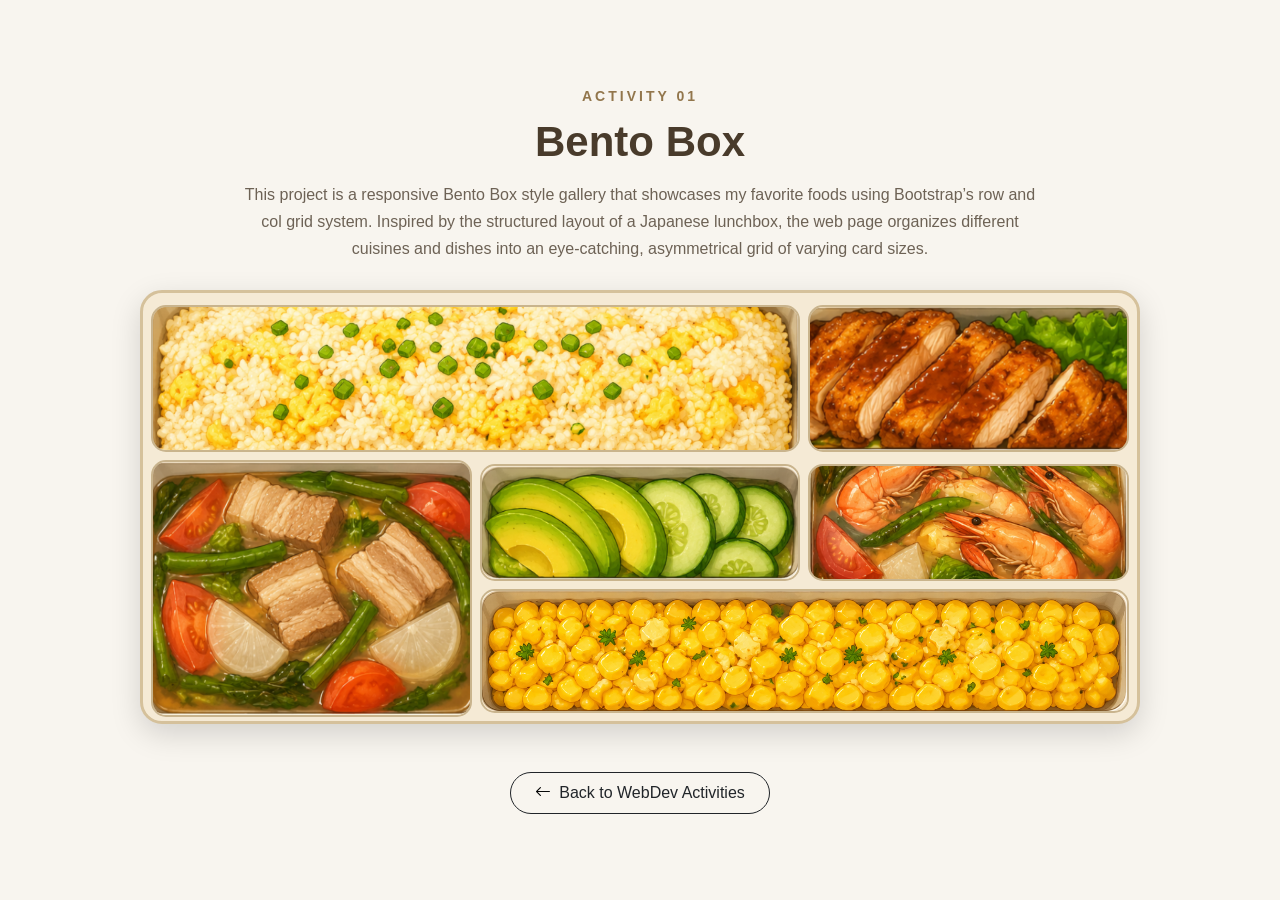
<file: Activity1_Bento/index.html>
<!DOCTYPE html>
<html lang="en">

<head>
    <meta charset="UTF-8">
    <meta name="viewport" content="width=device-width, initial-scale=1.0">

    <title>Activity 01 - Bento Box</title>
    <link rel="icon" href="assets/icon.svg">
    <link href="https://cdn.jsdelivr.net/npm/bootstrap@5.3.8/dist/css/bootstrap.min.css"
        rel="stylesheet">
    <link rel="stylesheet" href="https://cdn.jsdelivr.net/npm/bootstrap-icons@1.11.3/font/bootstrap-icons.min.css">
    <style>
        body {
            margin: 0;
            padding: 30px 16px;
            min-height: 100vh;
            display: flex;
            justify-content: center;
            align-items: center;
            background: #f8f5ef;
            font-family: Arial, sans-serif;
        }

        /* Main Content */
        .activity-container {
            width: 100%;
            max-width: 1100px;
            margin: auto;
        }

        /*  intro */
        .activity-intro {
            text-align: center;
            margin: 0 auto 28px;
            max-width: 800px;
        }

        .activity-label {
            font-size: 14px;
            font-weight: bold;
            letter-spacing: 3px;
            text-transform: uppercase;
            color: #92764c;
            margin-bottom: 10px;
        }

        .activity-intro h1 {
            font-size: clamp(28px, 4vw, 42px);
            font-weight: 700;
            color: #493b2b;
            margin-bottom: 14px;
        }

        .activity-intro p {
            font-size: 16px;
            line-height: 1.7;
            color: #6d6255;
            margin-bottom: 0;
        }

        /* Main Bento Tray */
        .bento-tray {
            width: 100%;
            max-width: 1000px;
            margin: 0 auto;
            padding: 8px;
            background: #f5ead5;
            border: 3px solid #d5c19b;
            border-radius: 22px;
            box-shadow: 0 10px 30px rgba(0, 0, 0, 0.15);
        }

        .bento-tray .row {
            --bs-gutter-x: 8px;
            --bs-gutter-y: 8px;
        }

        /* Food Cards */
        .food-card {
            width: 100%;
            height: 100%;
            min-width: 0;
            overflow: hidden;
            background: #e2d1ae;
            border: 2px solid #c9b48d;
            border-radius: 15px;
        }

        /* Food Images */
        .food-img {
            display: block;
            width: 100%;
            height: 100%;
            object-fit: cover;
            transition: transform 0.3s ease;
        }

        .food-card:hover .food-img {
            transform: scale(1.03);
        }

        /* Bento Row Heights */
        .top-row {
            height: 155px;
        }

        .bottom-row {
            height: 265px;
        }

        .middle-row {
            height: 125px;
        }

        .corn-row {
            height: 132px;
        }

        /* Tablet */
        @media (max-width: 767.98px) {
            body {
                padding: 24px 12px;
            }

            .activity-intro {
                margin-bottom: 22px;
            }

            .activity-intro p {
                font-size: 15px;
            }

            .bento-tray {
                padding: 6px;
                border-radius: 17px;
            }

            .bento-tray .row {
                --bs-gutter-x: 6px;
                --bs-gutter-y: 6px;
            }

            .top-row {
                height: 130px;
            }

            .bottom-row {
                height: 220px;
            }

            .middle-row {
                height: 104px;
            }

            .corn-row {
                height: 108px;
            }

            .food-card {
                border-radius: 11px;
            }
        }

        /* Mobile */
        @media (max-width: 480px) {
            body {
                padding: 20px 8px;
                align-items: flex-start;
            }

            .activity-intro {
                margin-bottom: 18px;
            }

            .activity-label {
                font-size: 12px;
                letter-spacing: 2px;
            }

            .activity-intro h1 {
                font-size: 28px;
            }

            .activity-intro p {
                font-size: 14px;
                line-height: 1.6;
            }

            .bento-tray {
                padding: 4px;
                border-radius: 13px;
            }

            .bento-tray .row {
                --bs-gutter-x: 4px;
                --bs-gutter-y: 4px;
            }

            .top-row {
                height: 100px;
            }

            .bottom-row {
                height: auto;
            }

            .rice-box,
            .chicken-box {
                height: 100px;
            }

            .pork-box {
                height: 180px;
            }

            .right-section {
                height: 180px;
            }

            .middle-row {
                height: 86px;
            }

            .corn-row {
                height: 90px;
            }

            .food-card {
                border-radius: 8px;
                border-width: 1px;
            }
        }
    </style>
</head>

<body>

    <main class="activity-container">

        <!-- Activity 01 Introduction -->
        <section class="activity-intro">

            <div class="activity-label">
                Activity 01
            </div>

            <h1>Bento Box</h1>

            <p>
                            This project is a responsive Bento Box style gallery that showcases my favorite foods using Bootstrap’s row and col grid system.
                Inspired by the structured layout of a Japanese lunchbox, the web page organizes different cuisines and dishes into an eye-catching, asymmetrical grid of varying card sizes.

            </p>

        </section>

        <!-- Bento Box Layout -->
        <section class="bento-tray">

            <!-- Top Row: Rice and Chicken -->
            <div class="row top-row mb-2">

                <!-- Box 1: Plain Rice -->
                <div class="col-8 h-100 p-1">
                    <div class="food-card rice-box">
                        <img src="assets/rice.png"
                            class="food-img"
                            alt="Plain rice">
                    </div>
                </div>

                <!-- Box 2: Chicken Chop -->
                <div class="col-4 h-100 p-1">
                    <div class="food-card chicken-box">
                        <img src="assets/chiken.png"
                            class="food-img"
                            alt="Chicken chop">
                    </div>
                </div>

            </div>

            <!-- Bottom Row -->
            <div class="row bottom-row">

                <!-- Box 3: Sinigang na Baboy -->
                <div class="col-4 h-100 p-1">
                    <div class="food-card pork-box">
                        <img src="assets/sinigang.png"
                            class="food-img"
                            alt="Sinigang na baboy">
                    </div>
                </div>

                <!-- Right Side Food Section -->
                <div class="col-8 h-100 p-1 right-section">

                    <!-- Boxes 4 and 5 -->
                    <div class="row middle-row mb-2">

                        <!-- Box 4: Avocado with Cucumber -->
                        <div class="col-6 h-100 p-1">
                            <div class="food-card">
                                <img src="assets/avocado.png"
                                    class="food-img"
                                    alt="Avocado with cucumber">
                            </div>
                        </div>

                        <!-- Box 5: Shrimp sinigang -->
                        <div class="col-6 h-100 p-1">
                            <div class="food-card">
                                <img src="assets/hipon.png"
                                    class="food-img"
                                    alt="Shrimp sinigang">
                            </div>
                        </div>

                    </div>

                    <!-- Box 6: Buttered Corn -->
                    <div class="row corn-row">

                        <div class="col-12 h-100 p-1">
                            <div class="food-card">
                                <img src="assets/corn.png"
                                    class="food-img"
                                    alt="Buttered corn">
                            </div>
                        </div>

                    </div>

                </div>

            </div>

        </section>

            <div class="text-center mt-5 reveal">

                <a href="https://graceo-o.github.io/webdev.html" class="btn btn-outline-dark rounded-pill px-4 py-2">
                    <i class="bi bi-arrow-left me-2" style="color: black !important;"></i>Back to WebDev Activities
                </a>

            </div>

    </main>

</body>
</html>
</file>
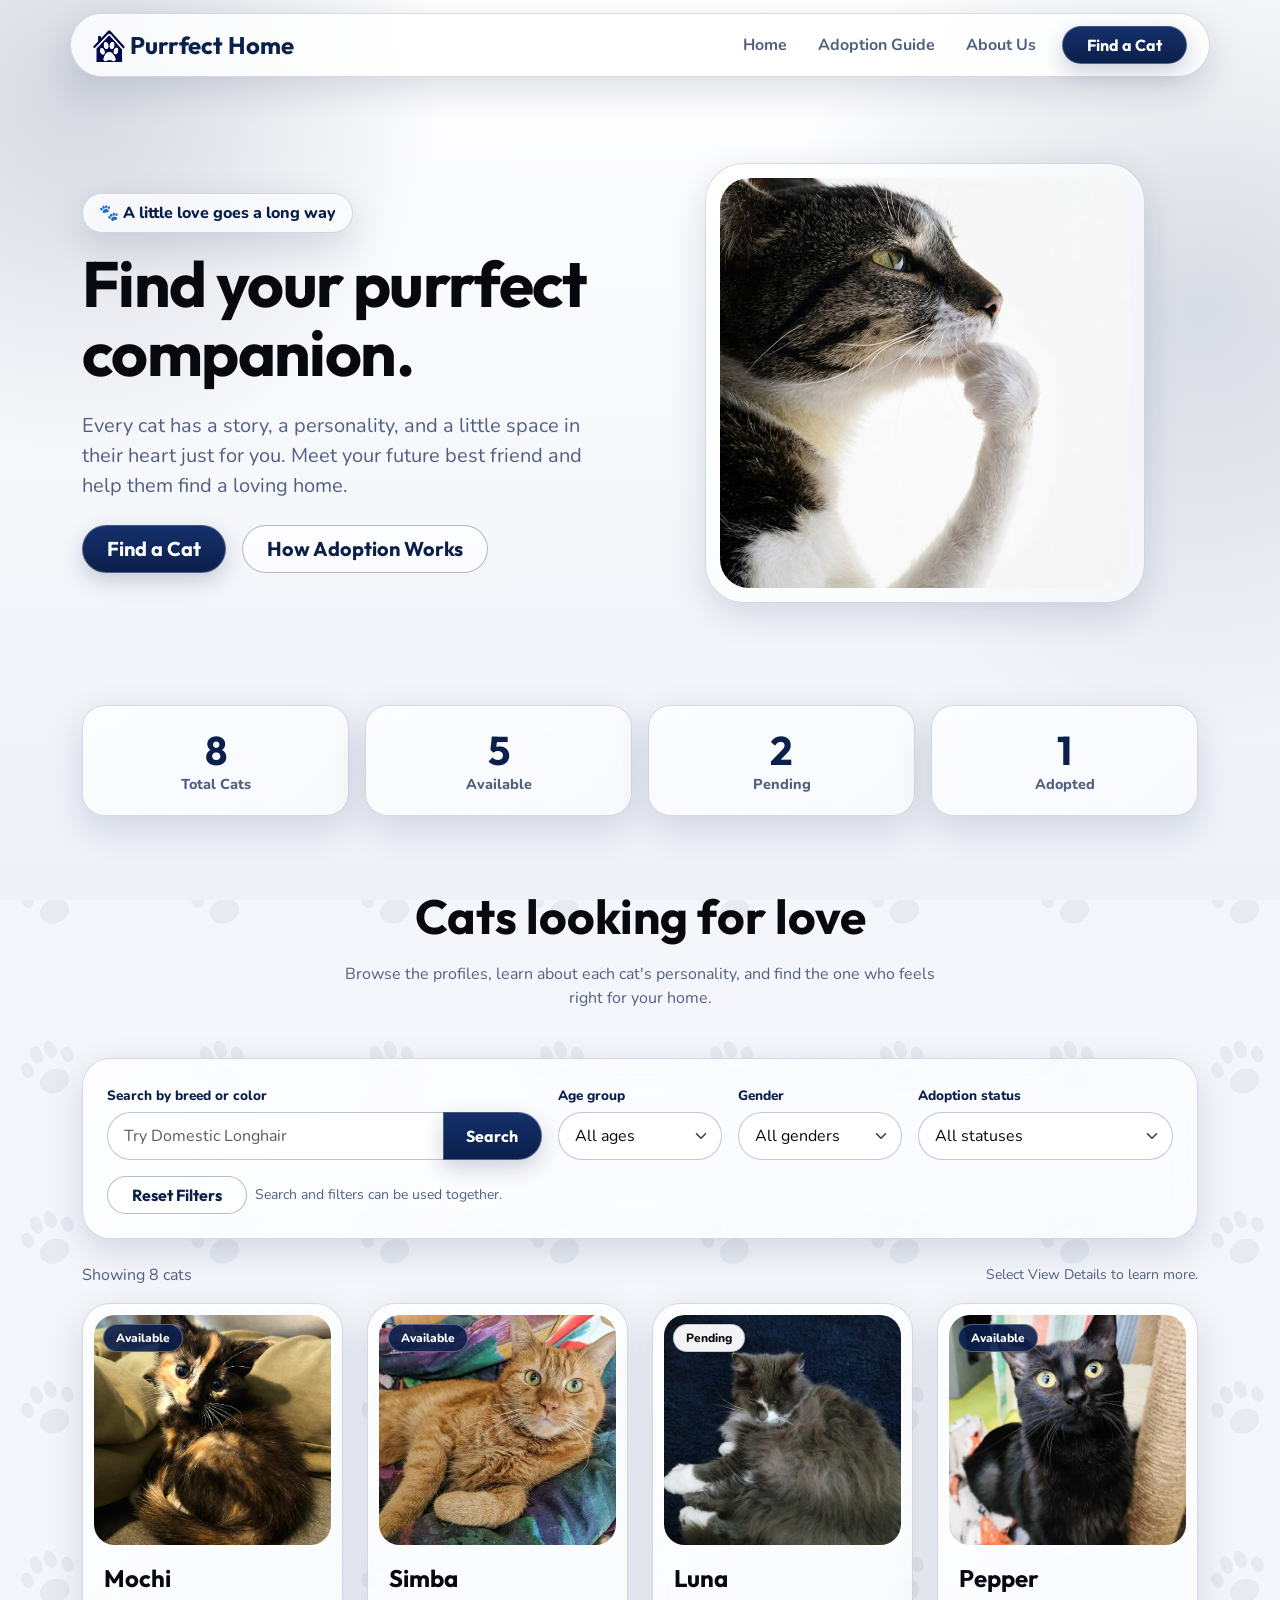
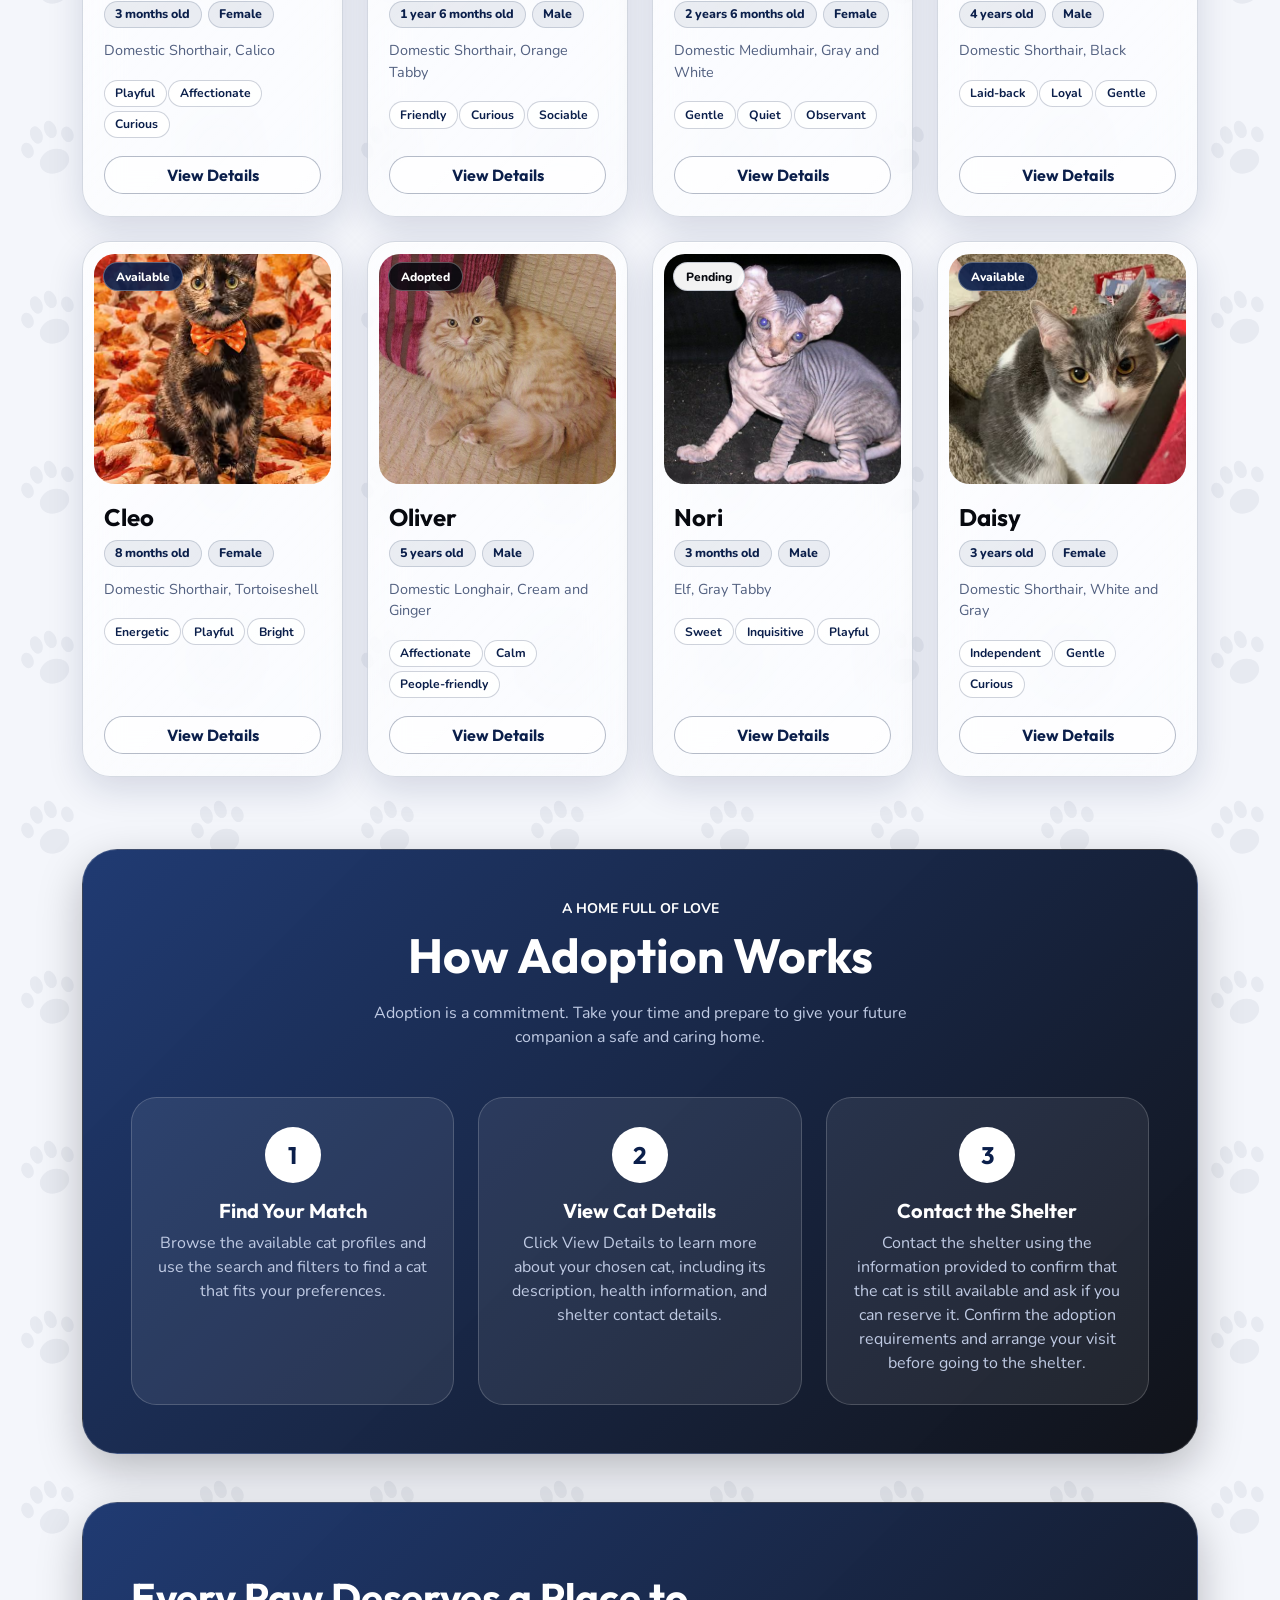
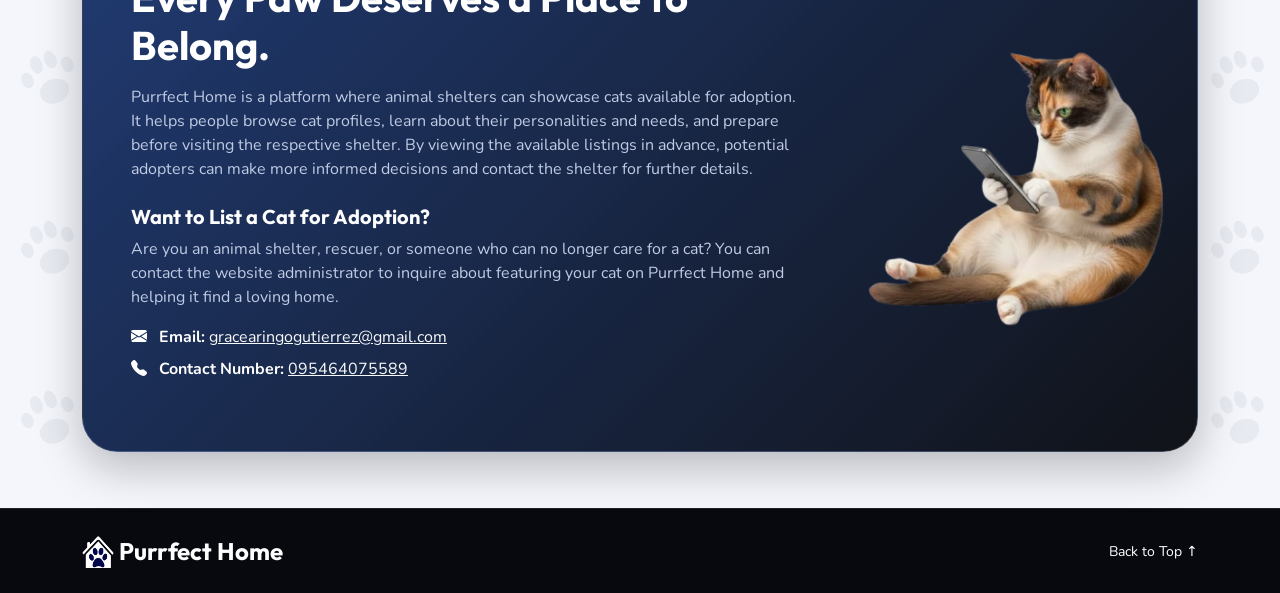
<file: Activity2_JSON/index.html>
<!DOCTYPE html>
<html lang="en" data-bs-theme="light">
  <head>
    <meta charset="utf-8" />
    <meta name="viewport" content="width=device-width, initial-scale=1" />

    <title>Activity 02 - JSON | Purrfect Home</title>
    <meta
      name="description"
      content="Meet the cats at Purrfect Home and discover your feline companion."
    />
<!-- Light Browser Tabs -->
<link rel="icon" href="assets/icon-light.png" media="(prefers-color-scheme: light)" />

<!--Dark Browser Tabs -->
<link rel="icon" href="assets/icon-dark.png" media="(prefers-color-scheme: dark)" />

    <link
      href="https://cdn.jsdelivr.net/npm/bootstrap@5.3.8/dist/css/bootstrap.min.css"
      rel="stylesheet"
    />
   <link href="https://cdn.jsdelivr.net/npm/bootstrap-icons@1.11.3/font/bootstrap-icons.min.css" rel="stylesheet">
    <!-- Google Fonts -->
    <link rel="preconnect" href="https://fonts.googleapis.com" />
    <link rel="preconnect" href="https://fonts.gstatic.com" crossorigin />
    <link
      href="https://fonts.googleapis.com/css2?family=Outfit:wght@500;600;700&family=Nunito:wght@400;600;700;800&display=swap"
      rel="stylesheet"
    />
    <link rel="stylesheet" href="assets/style.css" />

  </head>

  <body>
    <!-- Navigation -->
    <nav class="navbar navbar-expand-lg">
      <div class="container py-1">
        <a class="navbar-brand fs-4" href="#home">
          <img 
            src="assets/icon-light.png" 
            alt="Purrfect Home Logo" 
            width="32" 
            height="32" 
            class="d-inline-block align-text-top"
          >
          Purrfect Home
        </a>

        <button
          class="navbar-toggler"
          type="button"
          data-bs-toggle="collapse"
          data-bs-target="#mainNav"
          aria-controls="mainNav"
          aria-expanded="false"
          aria-label="Toggle navigation"
        >
          <span class="navbar-toggler-icon"></span>
        </button>

        <div class="collapse navbar-collapse" id="mainNav">
          <ul class="navbar-nav ms-auto align-items-lg-center gap-lg-1">
            <li class="nav-item"><a class="nav-link" href="#home">Home</a></li>
            <li class="nav-item">
              <a class="nav-link" href="#adoption-guide">Adoption Guide</a>
            </li>
            <li class="nav-item">
              <a class="nav-link" href="#about">About Us</a>
            </li>
            <li class="nav-item ms-lg-2">
              <a
                class="btn btn-purr rounded-pill px-4 mt-2 mt-lg-0"
                href="#cats"
                >Find a Cat</a
              >
            </li>
          </ul>
        </div>
      </div>
    </nav>

    <main>
      <!-- Hero section -->
      <section class="hero" id="home">
        <div class="container py-5">
          <div class="row align-items-center g-4 py-lg-4">
            <div class="col-lg-6 py-3">
              <span class="hero-pill glass mb-3"
                >🐾 A little love goes a long way</span
              >

              <h1 class="display-3 mb-4">Find your purrfect companion.</h1>

              <p class="hero-copy fs-5 mb-4">
                Every cat has a story, a personality, and a little space in
                their heart just for you. Meet your future best friend and help
                them find a loving home.
              </p>

              <div
                class="d-flex flex-wrap gap-3 justify-content-center justify-content-lg-start"
              >
                <a class="btn btn-purr btn-lg rounded-pill px-4" href="#cats"
                  >Find a Cat</a
                >
                <a
                  class="btn btn-outline-purr btn-lg rounded-pill px-4"
                  href="#adoption-guide"
                  >How Adoption Works</a
                >
              </div>
            </div>

            <div class="col-lg-6">
              <div class="hero-art">
                <div class="hero-frame glass">
                  <img
                    class="hero-cat"
                    src="assets/hero.jpg"
                    alt="A cat looking calmly toward the camera"
                    onerror="this.onerror=null;this.src='https://placehold.co/800x800/0d2347/cfe0ff?text=Cat+Photo';"
                  />
                </div>
              </div>
            </div>
          </div>
        </div>
      </section>

      <!-- JavaScript calculates these values from the cats array. -->
      <section class="container pt-3 pb-4" aria-label="Cat adoption statistics">
        <div class="row g-3">
          <div class="col-6 col-lg-3">
            <div class="stat-card glass">
              <div class="stat-number" id="totalCats">0</div>
              <div class="stat-label">Total Cats</div>
            </div>
          </div>

          <div class="col-6 col-lg-3">
            <div class="stat-card glass">
              <div class="stat-number" id="availableCats">0</div>
              <div class="stat-label">Available</div>
            </div>
          </div>

          <div class="col-6 col-lg-3">
            <div class="stat-card glass">
              <div class="stat-number" id="pendingCats">0</div>
              <div class="stat-label">Pending</div>
            </div>
          </div>

          <div class="col-6 col-lg-3">
            <div class="stat-card glass">
              <div class="stat-number" id="adoptedCats">0</div>
              <div class="stat-label">Adopted</div>
            </div>
          </div>
        </div>
      </section>

      <!-- Cat gallery -->
      <section class="container py-5" id="cats">
        <div class="text-center mb-4 mb-lg-5">
          <h2 class="section-title display-5 mb-3">Cats looking for love</h2>
          <p class="muted-copy mx-auto mb-0" style="max-width: 620px">
            Browse the profiles, learn about each cat's personality, and find
            the one who feels right for your home.
          </p>
        </div>

        <!-- Search and filter form -->
        <div class="filter-panel glass p-3 p-lg-4 mb-4">
          <form id="searchForm">
            <div class="row g-3 align-items-end">
              <div class="col-12 col-lg-5">
                <label for="searchInput" class="form-label"
                  >Search by breed or color</label
                >

                <div class="input-group search-group">
                  <input
                    type="search"
                    class="form-control"
                    id="searchInput"
                    placeholder="Try Domestic Longhair"
                    autocomplete="off"
                  />

                  <!-- Clicking Search or pressing Enter submits this form. -->
                  <button type="submit" class="btn btn-purr search-button">
                    Search
                  </button>
                </div>
              </div>

              <div class="col-12 col-sm-4 col-lg-2">
                <label for="ageFilter" class="form-label">Age group</label>
                <select class="form-select" id="ageFilter">
                  <option value="all">All ages</option>
                  <option value="Kitten">Kitten</option>
                  <option value="Young Adult">Young Adult</option>
                  <option value="Adult">Adult</option>
                </select>
              </div>

              <div class="col-6 col-sm-4 col-lg-2">
                <label for="genderFilter" class="form-label">Gender</label>
                <select class="form-select" id="genderFilter">
                  <option value="all">All genders</option>
                  <option value="Female">Female</option>
                  <option value="Male">Male</option>
                </select>
              </div>

              <div class="col-6 col-sm-4 col-lg-3">
                <label for="statusFilter" class="form-label"
                  >Adoption status</label
                >
                <select class="form-select" id="statusFilter">
                  <option value="all">All statuses</option>
                  <option value="Available">Available</option>
                  <option value="Pending">Pending</option>
                  <option value="Adopted">Adopted</option>
                </select>
              </div>

              <div class="col-12 d-flex flex-wrap align-items-center gap-2">
                <button
                  type="button"
                  class="btn btn-outline-purr rounded-pill px-4"
                  id="resetFilters"
                >
                  Reset Filters
                </button>

                <span class="small muted-copy">
                  Search and filters can be used together.
                </span>
              </div>
            </div>
          </form>
        </div>

        <div
          class="d-flex flex-wrap justify-content-between align-items-center gap-2 mb-3"
        >
          <p class="muted-copy mb-0" id="resultsCount" aria-live="polite">
            Loading cats...
          </p>
          <span class="small muted-copy"
            >Select View Details to learn more.</span
          >
        </div>

        <!-- JS generates the cat cards inside this row. -->
        <div class="row g-4" id="catContainer"></div>

        <!-- Displayed when no cat matches the search or filters. -->
        <div
          class="empty-state glass text-center p-5 mt-3 d-none"
          id="emptyState"
        >
          <div class="display-5 mb-2" aria-hidden="true">🐾</div>
          <h3 class="h4">No cats found</h3>
          <p class="muted-copy mb-3">
            Try another search or reset the filters.
          </p>

          <button
            type="button"
            class="btn btn-purr rounded-pill px-4"
            id="emptyReset"
          >
            Show All Cats
          </button>
        </div>
      </section>

      <!-- Adoption guide -->
      <section class="container py-4" id="adoption-guide">
        <div class="guide-wrap glass on-dark p-4 p-lg-5">
          <div class="text-center mb-5">
            <p class="text-uppercase small fw-bold mb-2">A home full of love</p>
            <h2 class="section-title display-5 mb-3">How Adoption Works</h2>
            <p class="muted-copy mx-auto mb-0" style="max-width: 600px">
              Adoption is a commitment. Take your time and prepare to give your
              future companion a safe and caring home.
            </p>
          </div>

          <div class="row g-4">
            <div class="col-md-4">
              <article class="step-card">
                <span class="step-number mb-3">1</span>
                <h3 class="h5 fw-bold">Find Your Match</h3>
                <p class="muted-copy mb-0">
                  Browse the available cat profiles and use the search and
                  filters to find a cat that fits your preferences.
                </p>
              </article>
            </div>

            <div class="col-md-4">
              <article class="step-card">
                <span class="step-number mb-3">2</span>
                <h3 class="h5 fw-bold">View Cat Details</h3>
                <p class="muted-copy mb-0">
                  Click View Details to learn more about your chosen cat,
                  including its description, health information, and shelter
                  contact details.
                </p>
              </article>
            </div>

            <div class="col-md-4">
              <article class="step-card">
                <span class="step-number mb-3">3</span>
                <h3 class="h5 fw-bold">Contact the Shelter</h3>
                <p class="muted-copy mb-0">
                  Contact the shelter using the information provided to confirm
                  that the cat is still available and ask if you can reserve it.
                  Confirm the adoption requirements and arrange your visit
                  before going to the shelter.
                </p>
              </article>
            </div>
          </div>
        </div>
      </section>


<!-- About section -->
<section class="container py-4" id="about">
  <div class="about-band glass on-dark p-4 p-lg-5">
    <div class="row align-items-center g-4">

      <div class="col-lg-8">
        <h2 class="display-6 fw-bold mb-3">
          Every Paw Deserves a Place to Belong.
        </h2>

        <p class="muted-copy mb-4">
          Purrfect Home is a platform where animal shelters can showcase
          cats available for adoption. It helps people browse cat
          profiles, learn about their personalities and needs, and prepare
          before visiting the respective shelter. By viewing the available
          listings in advance, potential adopters can make more informed
          decisions and contact the shelter for further details.
        </p>

        <h3 class="h5 fw-bold mb-2">
          Want to List a Cat for Adoption?
        </h3>

        <p class="muted-copy mb-3">
          Are you an animal shelter, rescuer, or someone who can no longer
          care for a cat? You can contact the website administrator to
          inquire about featuring your cat on Purrfect Home and helping
          it find a loving home.
        </p>

        <div class="d-flex flex-column gap-2">
          <div>
            <i class="bi bi-envelope-fill me-2"></i>
            <strong>Email:</strong>
            <a
              href="mailto:gracearingogutierrez@gmail.com"
              class="link-light"
            >
              gracearingogutierrez@gmail.com
            </a>
          </div>

          <div>
            <i class="bi bi-telephone-fill me-2"></i>
            <strong>Contact Number:</strong>
            <a href="tel:095464075589" class="link-light">
              095464075589
            </a>
          </div>
        </div>
      </div>

<div class="col-lg-4 about-img-col d-flex align-items-end justify-content-center justify-content-lg-end">
<img
  src="assets/about.png"
  alt="A cat waiting for a loving home"
  class="img-fluid"
  style="width: 500px; max-width: 140%; height: auto; transform: translateX(110px);"
  loading="lazy"
>
</div>


    </div>
  </div>
</section>

    </main>

    <!-- Footer -->
    <footer class="py-4">
      <div
        class="container d-flex flex-column flex-md-row justify-content-between align-items-center gap-2"
      >
                <a class="navbar-brand fs-4 text-white" href="#home">
          <img 
            src="assets/icon-dark.png" 
            alt="Purrfect Home Logo" 
            width="32" 
            height="32" 
            class="d-inline-block align-text-top"
          >
          Purrfect Home
        </a>
        <a class="small" href="#home">Back to Top ↑</a>
      </div>
    </footer>

    <!-- Modal shell: JavaScript fills its contents when a cat is selected. -->
    <div
      class="modal fade"
      id="catDetailsModal"
      tabindex="-1"
      aria-labelledby="modalCatName"
      aria-hidden="true"
    >
      <div
        class="modal-dialog modal-dialog-centered modal-lg modal-dialog-scrollable"
      >
        <div class="modal-content">
          <div class="modal-header px-4 py-3">
            <h2 class="modal-title fs-4" id="modalCatName">Cat Details</h2>

            <button
              type="button"
              class="btn-close"
              data-bs-dismiss="modal"
              aria-label="Close"
            ></button>
          </div>

          <div class="modal-body p-4" id="modalCatBody">
            <!-- details appear here. -->
          </div>

          <div class="modal-footer border-0 px-4 pb-4">
            <button
              type="button"
              class="btn btn-outline-purr rounded-pill px-4"
              data-bs-dismiss="modal"
            >
              Close
            </button>
          </div>
        </div>
      </div>
    </div>

    <script src="https://cdn.jsdelivr.net/npm/bootstrap@5.3.8/dist/js/bootstrap.bundle.min.js"></script>

    <script>
      var cats = [
        {
          id: 1,
          name: "Mochi",
          age: 3,
          gender: "Female",
          breed: "Domestic Shorthair",
          color: "Calico",
          personality: ["Playful", "Affectionate", "Curious"],
          description:
            "Mochi is a curious little kitten who loves playtime, gentle attention, and exploring new corners. She needs a home ready to give a young cat patience and care.",
          healthStatus: "vaccinated",
          isSpayedNeutered: false,
          shelter: "Animal Shelter",
          shelterContact: "0912-345-6789",
          status: "Available",
          image: "assets/cat1.jpg",
          imageAlt: "Mochi, a cat looking toward the camera",
        },
        {
          id: 2,
          name: "Simba",
          age: 18,
          gender: "Male",
          breed: "Domestic Shorthair",
          color: "Orange Tabby",
          personality: ["Friendly", "Curious", "Sociable"],
          description:
            "Simba is an outgoing young adult who likes being near people and investigating his surroundings. He may suit a home that enjoys an active, companionable cat.",
          healthStatus: "wellness check completed",
          isSpayedNeutered: true,
          shelter: "Animal Shelter",
shelterContact: "0912-345-6789",
          status: "Available",
          image: "assets/cat2.jpg",
          imageAlt: "Simba, an orange and white cat",
        },
        {
          id: 3,
          name: "Luna",
          age: 30,
          gender: "Female",
          breed: "Domestic Mediumhair",
          color: "Gray and White",
          personality: ["Gentle", "Quiet", "Observant"],
          description:
            "Luna is a gentle young adult who enjoys calm spaces and a cozy place to nap. Give her time to settle in and show her personality at her own pace.",
          healthStatus: "veterinary assessment pending",
          isSpayedNeutered: false,
          shelter: "Animal Shelter",
shelterContact: "0912-345-6789",
          status: "Pending",
          image: "assets/cat3.jpg",
          imageAlt: "Luna, a gray and white cat",
        },
        {
          id: 4,
          name: "Pepper",
          age: 48,
          gender: "Male",
          breed: "Domestic Shorthair",
          color: "Black",
          personality: ["Laid-back", "Loyal", "Gentle"],
          description:
            "Pepper is a mature cat with a relaxed presence. He may be happiest in a comfortable home with predictable routines, soft resting spots, and kind company.",
          healthStatus: "vaccinated",
          isSpayedNeutered: true,
          shelter: "Animal Shelter",
shelterContact: "0912-345-6789",
          status: "Available",
          image: "assets/cat4.jpg",
          imageAlt: "Pepper, a black cat",
        },
        {
          id: 5,
          name: "Cleo",
          age: 8,
          gender: "Female",
          breed: "Domestic Shorthair",
          color: "Tortoiseshell",
          personality: ["Energetic", "Playful", "Bright"],
          description:
            "Cleo is a lively kitten who enjoys toys and interactive play. She needs a home prepared for kitten energy, socialization, and regular care.",
          healthStatus: "vaccination schedule in progress",
          isSpayedNeutered: false,
          shelter: "Animal Shelter",
shelterContact: "0912-345-6789",
          status: "Available",
          image: "assets/cat5.jpg",
          imageAlt: "Cleo, a small cat sitting indoors",
        },
        {
          id: 6,
          name: "Oliver",
          age: 60,
          gender: "Male",
          breed: "Domestic Longhair",
          color: "Cream and Ginger",
          personality: ["Affectionate", "Calm", "People-friendly"],
          description:
            "Oliver is a settled adult who appreciates gentle company and a peaceful place to rest. This  listing marks him as adopted to demonstrate the status filter.",
          healthStatus: "confirm veterinary details with a shelter",
          isSpayedNeutered: true,
          shelter: "Animal Shelter",
shelterContact: "0912-345-6789",
          status: "Adopted",
          image: "assets/cat6.jpg",
          imageAlt: "Oliver, a cat with bright eyes",
        },
        {
          id: 7,
          name: "Nori",
          age: 3,
          gender: "Male",
          breed: "Elf",
          color: "Gray Tabby",
          personality: ["Sweet", "Inquisitive", "Playful"],
          description:
            "Nori is an inquisitive kitten who enjoys discovering new toys and familiarizing himself with people. He needs a safe environment and a family ready for no fur kitten care.",
          healthStatus: "wellness check completed",
          isSpayedNeutered: false,
          shelter: "Animal Shelter",
shelterContact: "0912-345-6789",
          status: "Pending",
          image: "assets/cat7.jpg",
          imageAlt: "Nori, a furless cat resting",
        },
        {
          id: 8,
          name: "Daisy",
          age: 36,
          gender: "Female",
          breed: "Domestic Shorthair",
          color: "White and Gray",
          personality: ["Independent", "Gentle", "Curious"],
          description:
            "Daisy is an adult cat with an independent streak and a gentle side. She may do best with adopters who respect her space and build trust through a steady routine.",
          healthStatus: "vaccinated",
          isSpayedNeutered: true,
          shelter: "Animal Shelter",
shelterContact: "0912-345-6789",
          status: "Available",
          image: "assets/cat8.jpg",
          imageAlt: "Daisy, a gray and white cat",
        },
      ];

      var elCatContainer = document.getElementById("catContainer");
      var elSearchInput = document.getElementById("searchInput");
      var elAgeFilter = document.getElementById("ageFilter");
      var elGenderFilter = document.getElementById("genderFilter");
      var elStatusFilter = document.getElementById("statusFilter");
      var elResultsCount = document.getElementById("resultsCount");
      var elEmptyState = document.getElementById("emptyState");

      var elTotalCats = document.getElementById("totalCats");
      var elAvailableCats = document.getElementById("availableCats");
      var elPendingCats = document.getElementById("pendingCats");
      var elAdoptedCats = document.getElementById("adoptedCats");

      var elModalCatName = document.getElementById("modalCatName");
      var elModalCatBody = document.getElementById("modalCatBody");

      var catDetailsModal = null;

      function getAgeCategory(ageInMonths) {
        if (ageInMonths < 12) {
          return "Kitten";
        } else if (ageInMonths <= 35) {
          return "Young Adult";
        } else {
          return "Adult";
        }
      }

      function formatAge(ageInMonths) {
        if (ageInMonths < 12) {
          return (
            ageInMonths + (ageInMonths === 1 ? " month old" : " months old")
          );
        }

        var years = Math.floor(ageInMonths / 12);
        var remainingMonths = ageInMonths % 12;

        if (remainingMonths === 0) {
          return years + (years === 1 ? " year old" : " years old");
        }

        return (
          years +
          (years === 1 ? " year " : " years ") +
          remainingMonths +
          " months old"
        );
      }

      function getStatusClass(status) {
        if (status === "Available") {
          return "status-available";
        } else if (status === "Pending") {
          return "status-pending";
        } else {
          return "status-adopted";
        }
      }

      function createTraitsHTML(personalityList) {
        var traitsHTML = "";

        for (var i = 0; i < personalityList.length; i++) {
          traitsHTML += '<span class="trait">' + personalityList[i] + "</span>";
        }

        return traitsHTML;
      }

      function updateStatistics() {
        var total = cats.length;
        var available = 0;
        var pending = 0;
        var adopted = 0;

        for (var i = 0; i < cats.length; i++) {
          if (cats[i].status === "Available") {
            available++;
          } else if (cats[i].status === "Pending") {
            pending++;
          } else if (cats[i].status === "Adopted") {
            adopted++;
          }
        }

        elTotalCats.textContent = total;
        elAvailableCats.textContent = available;
        elPendingCats.textContent = pending;
        elAdoptedCats.textContent = adopted;
      }

      function renderCats(catList) {
        elCatContainer.innerHTML = "";

        for (var i = 0; i < catList.length; i++) {
          var cat = catList[i];

          var traitsHTML = createTraitsHTML(cat.personality);

          elCatContainer.innerHTML += `
          <div class="col-sm-6 col-lg-4 col-xl-3">
            <article class="card cat-card glass">

              <div class="cat-photo-wrap">
                <img
                  class="cat-photo"
                  src="${cat.image}"
                  alt="${cat.imageAlt}"
                  loading="lazy"
                  onerror="this.onerror=null;this.src='https://placehold.co/800x600/0d2347/cfe0ff?text=Cat+Photo';"
                >

                <span class="badge status-badge ${getStatusClass(cat.status)}">
                  ${cat.status}
                </span>
              </div>

              <div class="card-body d-flex flex-column">
                <h3 class="h4 cat-name mb-2">${cat.name}</h3>

                <div class="mb-2">
                  <span class="cat-meta-chip">${formatAge(cat.age)}</span>
                  <span class="cat-meta-chip">${cat.gender}</span>
                </div>

                <p class="cat-breed mb-3">${cat.breed}, ${cat.color}</p>

                <div class="mb-3">${traitsHTML}</div>

                <div class="mt-auto">
                  <button
                    type="button"
                    class="btn btn-outline-purr w-100 rounded-pill"
                    onclick="showCatDetails(${cat.id})"
                    aria-label="View details about ${cat.name}"
                  >
                    View Details
                  </button>
                </div>
              </div>

            </article>
          </div>
        `;
        }

        elResultsCount.textContent =
          "Showing " +
          catList.length +
          (catList.length === 1 ? " cat" : " cats");

        elEmptyState.classList.toggle("d-none", catList.length !== 0);
      }

      function filterCats() {
        var searchText = elSearchInput.value.trim().toLowerCase();
        var selectedAge = elAgeFilter.value;
        var selectedGender = elGenderFilter.value;
        var selectedStatus = elStatusFilter.value;

        var matchingCats = [];

        for (var i = 0; i < cats.length; i++) {
          var cat = cats[i];

          // Search by breed, or color.
          var matchesSearch =
            cat.breed.toLowerCase().includes(searchText) ||
            cat.color.toLowerCase().includes(searchText);

          // Match the selected age category, or allow all ages.
          var matchesAge =
            selectedAge === "all" || getAgeCategory(cat.age) === selectedAge;

          // Match the selected gender, or allow all genders.
          var matchesGender =
            selectedGender === "all" || cat.gender === selectedGender;

          // Match the selected adoption status, or allow all statuses.
          var matchesStatus =
            selectedStatus === "all" || cat.status === selectedStatus;

          if (matchesSearch && matchesAge && matchesGender && matchesStatus) {
            matchingCats.push(cat);
          }
        }

        // Display only the cats that passed the checks.
        renderCats(matchingCats);
      }

      function showCatDetails(catId) {
        var selectedCat = null;

        for (var i = 0; i < cats.length; i++) {
          if (cats[i].id === catId) {
            selectedCat = cats[i];
            break;
          }
        }

        if (selectedCat === null) {
          return;
        }

        elModalCatName.textContent = selectedCat.name + "'s Profile";

        var modalTraits = createTraitsHTML(selectedCat.personality);

        elModalCatBody.innerHTML = `
        <div class="row g-4">

          <div class="col-md-5">
            <div class="modal-photo-wrap h-100">
              <img
                src="${selectedCat.image}"
                alt="${selectedCat.imageAlt}"
                class="modal-photo"
                onerror="this.onerror=null;this.src='https://placehold.co/800x900/0d2347/cfe0ff?text=Cat+Photo';"
              >

              <span class="badge status-badge ${getStatusClass(
                selectedCat.status
              )}">
                ${selectedCat.status}
              </span>
            </div>
          </div>

          <div class="col-md-7">
            <p class="mb-3">${selectedCat.description}</p>

            <div class="mb-3">${modalTraits}</div>

            <div class="row g-2 mb-3">

              <div class="col-6">
                <div class="info-tile">
                  <div class="detail-label">Age</div>
                  <div class="fw-bold">${formatAge(selectedCat.age)}</div>
                  <div class="small muted-copy">${getAgeCategory(
                    selectedCat.age
                  )}</div>
                </div>
              </div>

              <div class="col-6">
                <div class="info-tile">
                  <div class="detail-label">Gender</div>
                  <div class="fw-bold">${selectedCat.gender}</div>
                </div>
              </div>

              <div class="col-6">
                <div class="info-tile">
                  <div class="detail-label">Breed</div>
                  <div class="fw-bold">${selectedCat.breed}</div>
                </div>
              </div>

              <div class="col-6">
                <div class="info-tile">
                  <div class="detail-label">Color</div>
                  <div class="fw-bold">${selectedCat.color}</div>
                </div>
              </div>

              <div class="col-12">
                <div class="info-tile">
                  <div class="detail-label"> Health Information</div>
                  <div class="fw-bold">${selectedCat.healthStatus}</div>
                </div>
              </div>

              <div class="col-12">
                <div class="info-tile">
                  <div class="detail-label">Spayed / Neutered</div>
                  <div class="fw-bold">
                    ${
                      selectedCat.isSpayedNeutered
                        ? "Yes ( record)"
                        : "No ( record)"
                    }
                  </div>
                </div>
              </div>

<div class="col-12">
    <div class="info-tile">
        <div class="detail-label">
            <i class="bi bi-building me-1"></i>
            Shelter Contact Information
        </div>

        <div class="mb-2">
            <span class="fw-bold">Shelter:</span>
            ${selectedCat.shelter || "Animal Shelter"}
        </div>

        <div>
            <span class="fw-bold">Contact Number:</span>
            <a href="tel:${selectedCat.shelterContact || ""}">
                ${selectedCat.shelterContact || "Contact information not provided"}
            </a>
        </div>
    </div>
</div>

            </div>

<p class="small muted-copy mt-3 mb-0">
    <i class="bi bi-info-circle me-1"></i>
    Contact the shelter first to confirm that this cat is still available,
    ask about reservation and adoption requirements, and arrange your visit.
    Cat availability may change without notice.
</p>
          </div>

        </div>
      `;

        if (window.bootstrap && window.bootstrap.Modal) {
          if (catDetailsModal === null) {
            catDetailsModal = new bootstrap.Modal(
              document.getElementById("catDetailsModal")
            );
          }

          catDetailsModal.show();
        } else {
          alert(
            "The cat profile is ready, but Bootstrap JavaScript did not load. Check your internet connection and refresh the page."
          );
        }
      }

      document
        .getElementById("searchForm")
        .addEventListener("submit", function (event) {
          event.preventDefault();
          filterCats();
        });

      elSearchInput.addEventListener("input", filterCats);

      elAgeFilter.addEventListener("change", filterCats);
      elGenderFilter.addEventListener("change", filterCats);
      elStatusFilter.addEventListener("change", filterCats);

      function resetFilters() {
        elSearchInput.value = "";
        elAgeFilter.value = "all";
        elGenderFilter.value = "all";
        elStatusFilter.value = "all";

        filterCats();
      }

      document
        .getElementById("resetFilters")
        .addEventListener("click", resetFilters);
      document
        .getElementById("emptyReset")
        .addEventListener("click", resetFilters);

      updateStatistics();
      renderCats(cats);
    </script>
  </body>
</html>
</file>
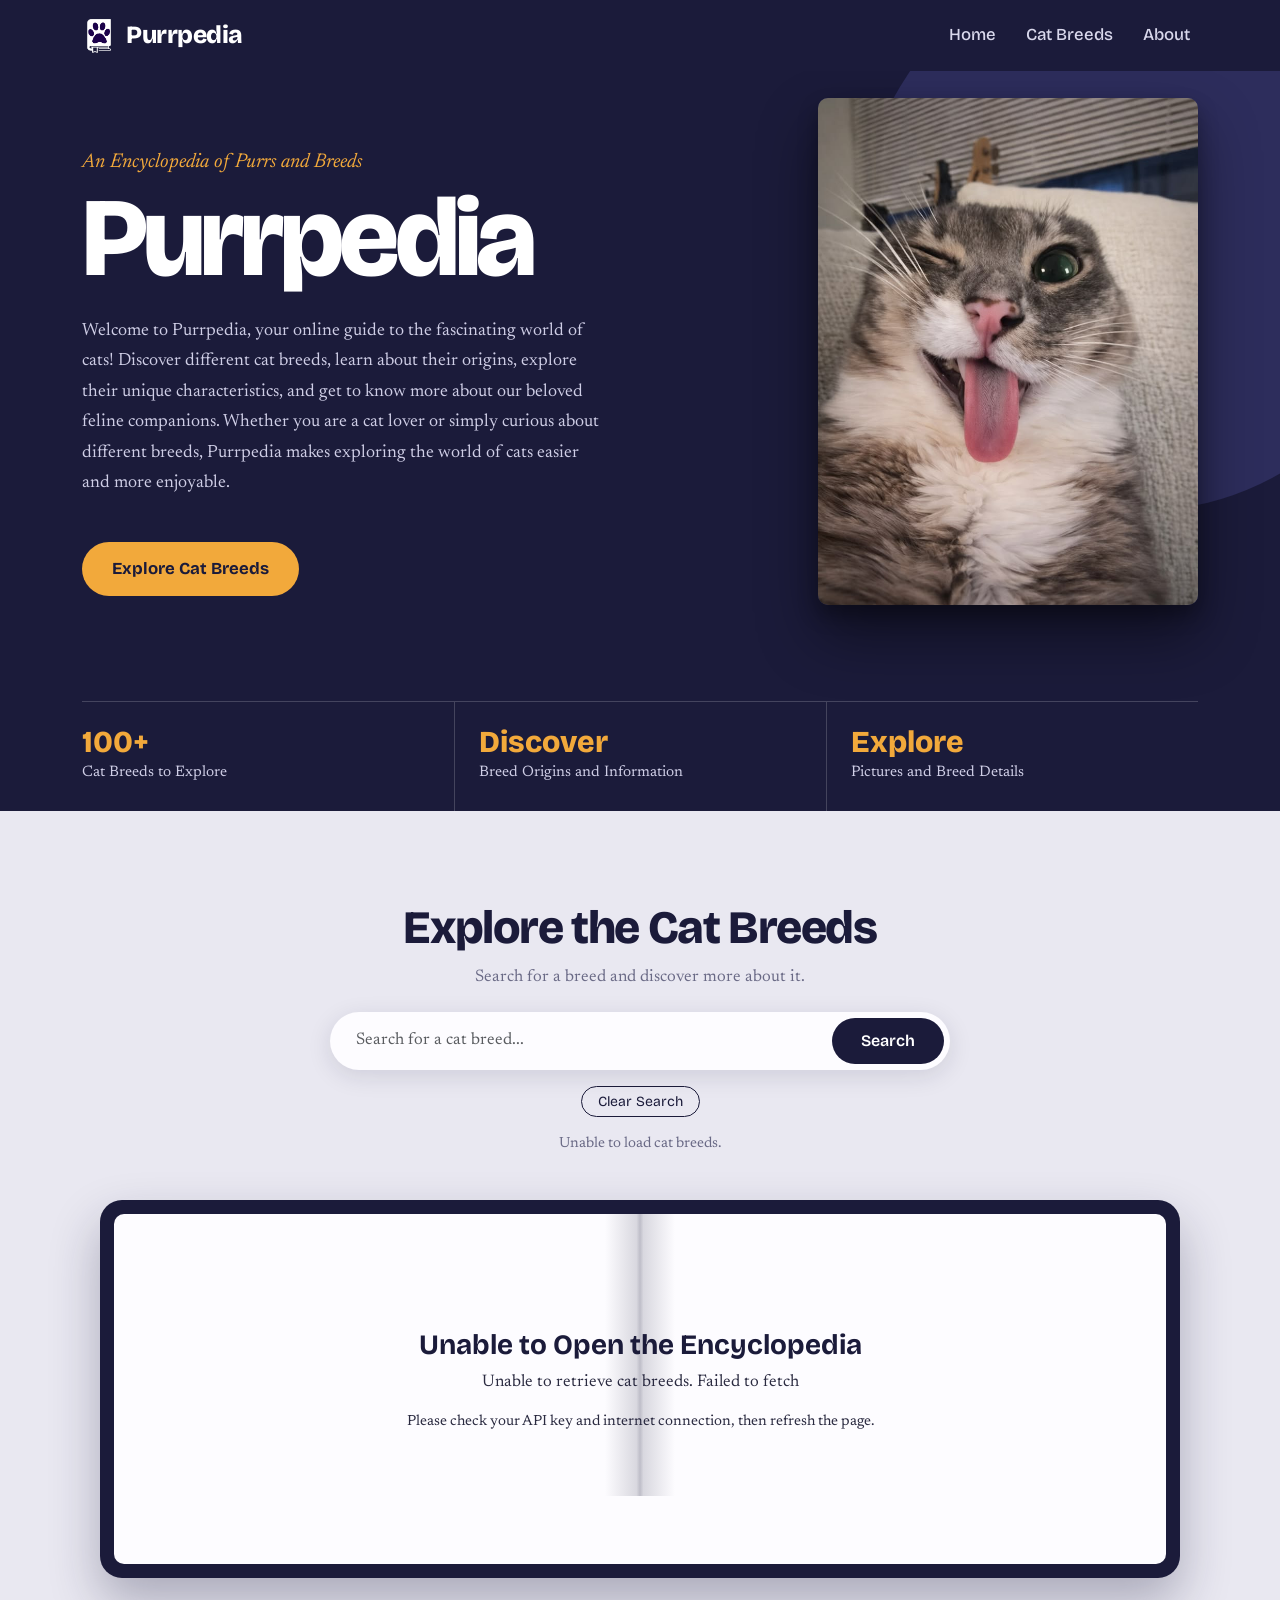
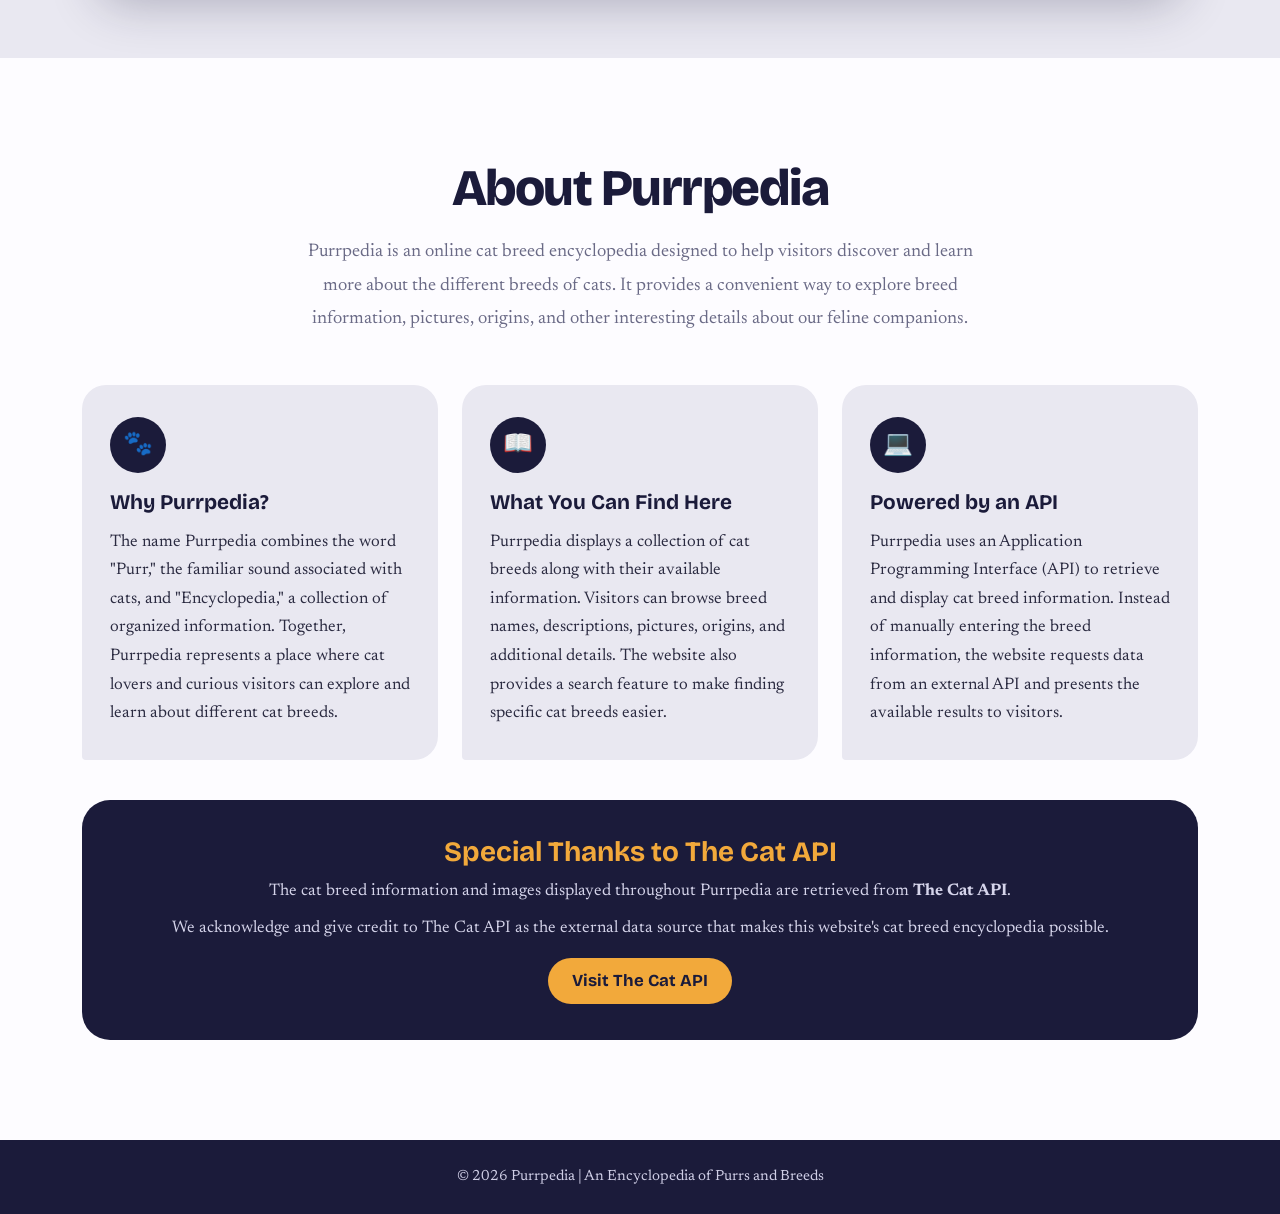
<file: Activity3_API/index.html>
<!DOCTYPE html>
<html lang="en">
  <head>
    <meta charset="utf-8" />
    <meta name="viewport" content="width=device-width, initial-scale=1" />

    <title>Purrpedia | An Encyclopedia of Purrs and Breeds</title>
    <!-- Light Browser Tabs -->
    <link
      rel="icon"
      href="assets/icon-light.png"
      media="(prefers-color-scheme: light)"
    />

    <!--Dark Browser Tabs -->
    <link
      rel="icon"
      href="assets/icon-dark.png"
      media="(prefers-color-scheme: dark)"
    />

    <!-- Bootstrap CSS -->
    <link
      href="https://cdn.jsdelivr.net/npm/bootstrap@5.3.8/dist/css/bootstrap.min.css"
      rel="stylesheet"
    />

    <!-- Google Fonts -->
    <link
      href="https://fonts.googleapis.com/css2?family=Bricolage+Grotesque:opsz,wght@12..96,500;12..96,700;12..96,800&family=Newsreader:ital,opsz,wght@0,6..72,400;0,6..72,500;1,6..72,400&display=swap"
      rel="stylesheet"
    />

    <style>
      :root {
        --ink: #1b1b3a;
        --ink-2: #2d2d5c;
        --mist: #e9e8f1;
        --mist-2: #dddbea;
        --paper: #fdfcff;
        --saffron: #f2a93b;
        --saffron-deep: #d88a12;
        --text: #2a2a40;
        --muted: #6a6a86;
        --line: #d8d6e6;
      }

      * {
        box-sizing: border-box;
      }
      html {
        scroll-behavior: smooth;
      }

      body {
        background-color: var(--mist);
        color: var(--text);
        font-family: "Newsreader", Georgia, serif;
        font-size: 1.05rem;
      }

      h1,
      h2,
      h3,
      h4,
      .navbar-brand,
      .btn,
      .view-btn,
      .hero-btn {
        font-family: "Bricolage Grotesque", "Segoe UI", sans-serif;
      }

      a:focus-visible,
      button:focus-visible,
      input:focus-visible {
        outline: 3px solid var(--saffron);
        outline-offset: 2px;
      }

      /* Navigation */
      .navbar {
        background-color: var(--ink);
        position: relative;
        padding: 12px 0;
      }

      .navbar-brand {
        font-size: 1.55rem;
        font-weight: 800;
        letter-spacing: -0.02em;
        color: #fff !important;
      }

      .navbar-brand img {
        height: 34px;
        width: auto;
        margin-right: 10px;
        vertical-align: middle;
      }

      .navbar .nav-link {
        color: #d9d8ec;
        font-family: "Bricolage Grotesque", sans-serif;
        font-weight: 500;
        margin-left: 14px;
        border-bottom: 2px solid transparent;
        padding: 6px 2px;
      }

      .navbar .nav-link:hover {
        color: #fff;
        border-bottom-color: var(--saffron);
      }

      /* Hero */
      .hero {
        background: var(--ink);
        color: #fff;
        padding: 27px 0 0;
        overflow: hidden;
        position: relative;
      }

      .hero::before {
        content: "";
        position: absolute;
        width: 560px;
        height: 560px;
        border-radius: 50%;
        background: var(--ink-2);
        right: -140px;
        top: -120px;
      }

      .hero .container {
        position: relative;
      }

      .hero-subtitle {
        font-style: italic;
        color: var(--saffron);
        font-size: 1.25rem;
        margin-bottom: 8px;
      }

      .hero h1 {
        font-size: clamp(3.6rem, 9vw, 7rem);
        font-weight: 800;
        letter-spacing: -0.045em;
        line-height: 0.95;
        margin-bottom: 24px;
      }

      .hero-text {
        max-width: 520px;
        color: #cfcee6;
        line-height: 1.7;
        font-size: 1.12rem;
      }

      .hero-btn {
        display: inline-block;
        margin-top: 28px;
        padding: 14px 30px;
        background: var(--saffron);
        color: var(--ink);
        text-decoration: none;
        border-radius: 50px;
        font-weight: 700;
        transition: background 0.2s, transform 0.2s;
      }

      .hero-btn:hover {
        background: #ffc25e;
        color: var(--ink);
        transform: translateY(-2px);
      }

      .hero-art {
        width: min(100%, 380px);
        aspect-ratio: 3 / 4;
        margin-left: auto;
        margin-bottom: 40px;
        border-radius: 10px;
        overflow: hidden;
        background: var(--ink-2);
        display: block;
        box-shadow: 0 30px 60px rgba(0, 0, 0, 0.45),
          0 10px 20px rgba(0, 0, 0, 0.3);
      }

      .hero-art img {
        width: 100%;
        height: 100%;
        object-fit: cover;
      }

      .hero-features {
        display: flex;
        flex-wrap: wrap;
        gap: 0;
        margin-top: 56px;
        border-top: 1px solid rgba(255, 255, 255, 0.18);
      }

      .hero-feature {
        flex: 1 1 200px;
        padding: 22px 24px 26px 0;
      }

      .hero-feature + .hero-feature {
        padding-left: 24px;
        border-left: 1px solid rgba(255, 255, 255, 0.18);
      }

      .hero-feature h3 {
        color: var(--saffron);
        font-size: 1.9rem;
        font-weight: 800;
        margin-bottom: 2px;
      }

      .hero-feature p {
        margin: 0;
        font-size: 0.95rem;
        color: #cfcee6;
      }

      /* About Section */
      .about-section {
        padding: 100px 0;
        background-color: var(--paper);
      }

      .about-section h2 {
        color: var(--ink);
        font-size: clamp(2.2rem, 4vw, 3.2rem);
        font-weight: 800;
        letter-spacing: -0.03em;
      }

      .about-intro {
        max-width: 700px;
        margin: 0 auto 50px;
        line-height: 1.8;
        font-size: 1.15rem;
        color: var(--muted);
      }

      .about-card {
        height: 100%;
        padding: 32px 28px;
        background-color: var(--mist);
        border-radius: 24px 24px 24px 4px;
        text-align: left;
      }

      .about-card h3 {
        color: var(--ink);
        font-size: 1.3rem;
        font-weight: 700;
        margin-bottom: 12px;
      }

      .about-card p {
        line-height: 1.7;
        margin-bottom: 0;
      }

      .about-icon {
        width: 56px;
        height: 56px;
        border-radius: 50%;
        background: var(--ink);
        display: flex;
        align-items: center;
        justify-content: center;
        font-size: 1.5rem;
        margin-bottom: 18px;
      }

      .api-credit {
        margin-top: 40px;
        padding: 36px 28px;
        background-color: var(--ink);
        color: #fff;
        border-radius: 28px;
        text-align: center;
      }

      .api-credit h3 {
        color: var(--saffron);
        font-weight: 700;
      }
      .api-credit p {
        line-height: 1.7;
        color: #d5d4ea;
      }

      .api-credit a {
        color: var(--ink);
        background: var(--saffron);
        display: inline-block;
        padding: 10px 24px;
        border-radius: 50px;
        font-family: "Bricolage Grotesque", sans-serif;
        font-weight: 700;
        text-decoration: none;
      }

      .api-credit a:hover {
        background: #ffc25e;
      }

      /* Search Section */
      .search-section {
        padding: 90px 15px 10px;
      }

      .search-section h2 {
        color: var(--ink);
        font-weight: 800;
        font-size: clamp(2rem, 4vw, 2.9rem);
        letter-spacing: -0.03em;
      }

      .search-section p {
        color: var(--muted);
      }

      .search-box {
        max-width: 620px;
        margin: 22px auto 0;
      }

      .search-box .input-group {
        background: var(--paper);
        border-radius: 50px;
        padding: 6px;
        box-shadow: 0 6px 24px rgba(27, 27, 58, 0.12);
      }

      .search-box .form-control {
        border: 0;
        background: transparent;
        border-radius: 50px;
        padding: 10px 20px;
        font-family: "Newsreader", serif;
        font-size: 1.05rem;
        box-shadow: none;
      }

      .search-box .btn {
        background-color: var(--ink);
        color: #fff;
        border-radius: 50px !important;
        padding: 10px 28px;
        font-weight: 600;
      }

      .search-box .btn:hover {
        background-color: var(--ink-2);
        color: #fff;
      }

      .clear-btn {
        color: var(--ink);
        border: 1px solid var(--ink);
        background: transparent;
        border-radius: 50px;
        padding: 4px 16px;
      }

      .clear-btn:hover {
        background-color: var(--ink);
        color: #fff;
      }

      /* Book */
      .book-container {
        max-width: 1100px;
        margin: 25px auto 70px;
        padding: 10px;
      }

      .book {
        display: grid;
        grid-template-columns: 1fr 1fr;
        background-color: var(--ink);
        border-radius: 22px;
        padding: 14px;
        box-shadow: 0 24px 50px rgba(27, 27, 58, 0.3);
        position: relative;
      }

      /* Spine shadow at the centre of the book */
      .book::before {
        content: "";
        position: absolute;
        width: 70px;
        top: 14px;
        bottom: 82px;
        left: 50%;
        transform: translateX(-50%);
        background: linear-gradient(
          to right,
          rgba(27, 27, 58, 0) 0%,
          rgba(27, 27, 58, 0.16) 45%,
          rgba(27, 27, 58, 0.28) 50%,
          rgba(27, 27, 58, 0.16) 55%,
          rgba(27, 27, 58, 0) 100%
        );
        z-index: 2;
        pointer-events: none;
      }

      .book-page {
        background-color: var(--paper);
        min-width: 0;
        min-height: 510px;
        padding: 22px 26px 50px;
        position: relative;
      }

      .book-page::after {
        position: absolute;
        bottom: 16px;
        color: var(--muted);
        font-family: "Newsreader", serif;
        font-size: 1.05rem;
        font-style: italic;
      }

      .left-page::after {
        content: attr(data-page);
        left: 28px;
      }
      .right-page::after {
        content: attr(data-page);
        right: 28px;
      }

      .left-page {
        border-radius: 10px 0 0 10px;
        padding-right: 36px;
      }
      .right-page {
        border-radius: 0 10px 10px 0;
        padding-left: 36px;
      }

      /* Breed Entries */
      .breed-entry {
        display: flex;
        align-items: center;
        gap: 16px;
        min-height: 150px;
        padding: 12px 0;
        border-bottom: 1px dashed var(--line);
      }

      .breed-entry:last-child {
        border-bottom: none;
      }

      .breed-image {
        width: 92px;
        height: 118px;
        flex-shrink: 0;
        border-radius: 6px;
        object-fit: cover;
        background-color: var(--mist);
        border: 0;
        box-shadow: 0 10px 22px rgba(27, 27, 58, 0.28),
          0 3px 6px rgba(27, 27, 58, 0.16);
      }

      .breed-info {
        min-width: 0;
      }

      .breed-info h3 {
        font-size: 1.2rem;
        font-weight: 700;
        color: var(--ink);
        letter-spacing: -0.01em;
        margin-bottom: 4px;
      }

      .breed-info p {
        font-size: 0.9rem;
        line-height: 1.45;
        margin-bottom: 4px;
      }

      .breed-origin {
        color: var(--muted);
        font-style: italic;
      }

      .view-btn {
        display: inline-block;
        background-color: var(--ink);
        color: #fff;
        text-decoration: none;
        font-size: 0.78rem;
        font-weight: 600;
        padding: 6px 16px;
        border-radius: 50px;
        margin-top: 6px;
        transition: background 0.2s, color 0.2s;
      }

      .view-btn:hover {
        background-color: var(--saffron);
        color: var(--ink);
      }

      /* Page Numbers (legacy) */
      .page-number {
        position: absolute;
        bottom: 12px;
        color: var(--muted);
        font-style: italic;
        font-size: 0.85rem;
      }

      .left-page .page-number {
        left: 25px;
      }
      .right-page .page-number {
        right: 25px;
      }

      /* Loading and Error Messages */
      .message-area {
        background-color: var(--paper);
        min-height: 350px;
        display: flex;
        align-items: center;
        justify-content: center;
        text-align: center;
        padding: 30px;
        border-radius: 10px;
        grid-column: 1 / -1;
      }

      .message-area h3 {
        color: var(--ink);
        font-weight: 700;
      }

      .pagination-section .btn {
        background-color: var(--ink);
        color: white;
        border: none;
        min-width: 105px;
      }

      .pagination-section .btn:hover {
        background-color: var(--ink-2);
      }
      .pagination-section .btn:disabled {
        background-color: #a9a9a9;
        cursor: not-allowed;
      }

      #pageInfo {
        color: var(--paper);
        font-weight: 600;
      }

      /* Pagination inside the book */
      .book-pagination {
        display: flex;
        justify-content: center;
        align-items: center;
        width: 100%;
        padding: 16px 10px 6px;
        grid-column: 1 / -1;
      }

      .pagination-controls {
        display: flex;
        justify-content: center;
        align-items: center;
        gap: 18px;
      }

      .book-pagination .btn {
        background-color: var(--saffron);
        color: var(--ink);
        border: 0;
        border-radius: 50px;
        padding: 9px 24px;
        min-width: 110px;
        font-size: 0.88rem;
        font-weight: 700;
        transition: background 0.2s;
      }

      .book-pagination .btn:hover:not(:disabled) {
        background-color: #ffc25e;
      }

      .book-pagination .btn:disabled {
        background-color: var(--ink-2);
        color: #8d8cb0;
        cursor: not-allowed;
      }

      .book-pagination #pageInfo {
        color: #fff;
        font-family: "Newsreader", serif;
        font-style: italic;
        font-size: 1.1rem;
        font-weight: 500;
        min-width: 130px;
        text-align: center;
      }

      /* Footer */
      footer {
        background-color: var(--ink);
        color: #cfcee6;
        text-align: center;
        padding: 26px;
        font-size: 0.92rem;
      }

      /* Laptop screens */
      @media (min-width: 768px) and (max-height: 800px) {
        .book-page {
          min-height: 480px;
          padding-top: 18px;
        }
        .breed-entry {
          min-height: 135px;
          padding: 8px 0;
        }
        .breed-image {
          width: 80px;
          height: 104px;
        }
        .breed-info h3 {
          font-size: 1.1rem;
        }
        .breed-info p {
          font-size: 0.84rem;
        }
      }

      /* Tablet and mobile */
      @media (max-width: 991px) {
        .hero {
          padding-top: 60px;
        }
        .hero-art {
          margin: 40px auto 0;
          width: min(100%, 320px);
        }
      }

      @media (max-width: 767px) {
        .about-section {
          padding: 70px 0;
        }
        .search-section {
          padding-top: 70px;
        }
        .hero-feature + .hero-feature {
          padding-left: 0;
          border-left: 0;
        }
        .book-container {
          padding: 10px 15px;
        }
        .book {
          display: block;
          padding: 8px;
          border-radius: 18px;
        }
        .book::before {
          display: none;
        }

        .book-page {
          min-height: 0;
          padding: 16px 18px 42px;
          border-radius: 10px;
        }

        .left-page {
          margin-bottom: 8px;
        }
        .right-page {
          padding-left: 18px;
        }
        .left-page {
          padding-right: 18px;
        }
        .breed-entry {
          min-height: 125px;
        }
        .breed-image {
          width: 80px;
          height: 104px;
        }
        .book-pagination {
          padding-top: 14px;
        }
      }

      @media (max-width: 420px) {
        .breed-entry {
          align-items: flex-start;
        }
        .breed-image {
          width: 68px;
          height: 90px;
        }
        .breed-info h3 {
          font-size: 1.05rem;
        }
        .breed-info p {
          font-size: 0.8rem;
        }
        .pagination-controls {
          gap: 8px;
        }
        .book-pagination .btn {
          min-width: 90px;
          padding: 9px 14px;
        }
      }

      @media (prefers-reduced-motion: reduce) {
        html {
          scroll-behavior: auto;
        }
        * {
          transition: none !important;
        }
      }
    </style>
  </head>

  <body>
    <!-- Navigation Bar -->
    <nav class="navbar navbar-expand-lg navbar-dark">
      <div class="container">
        <a class="navbar-brand d-flex align-items-center" href="index.html">
          <img src="assets/icon-dark.png" alt="Purrpedia logo" />
          Purrpedia
        </a>

        <button
          class="navbar-toggler"
          type="button"
          data-bs-toggle="collapse"
          data-bs-target="#navbarMenu"
          aria-label="Toggle navigation"
        >
          <span class="navbar-toggler-icon"></span>
        </button>

        <div class="collapse navbar-collapse" id="navbarMenu">
          <ul class="navbar-nav ms-auto">
            <li class="nav-item">
              <a class="nav-link" href="#home">Home</a>
            </li>
            <li class="nav-item">
              <a class="nav-link" href="#encyclopedia">Cat Breeds</a>
            </li>
            <li class="nav-item">
              <a class="nav-link" href="#about">About</a>
            </li>
          </ul>
        </div>
      </div>
    </nav>

    <!-- Home / Hero Section -->
    <section class="hero" id="home">
      <div class="container">
        <div class="row align-items-center g-4">
          <div class="col-lg-7">
            <p class="hero-subtitle">An Encyclopedia of Purrs and Breeds</p>

            <h1>Purrpedia</h1>

            <p class="hero-text">
              Welcome to Purrpedia, your online guide to the fascinating world
              of cats! Discover different cat breeds, learn about their origins,
              explore their unique characteristics, and get to know more about
              our beloved feline companions. Whether you are a cat lover or
              simply curious about different breeds, Purrpedia makes exploring
              the world of cats easier and more enjoyable.
            </p>

            <!-- Explore Button -->
            <a href="#encyclopedia" class="hero-btn"> Explore Cat Breeds </a>
          </div>

          <div class="col-lg-5">
            <div class="hero-art">
              <img src="assets/cat.jpg" alt="A cat looking at the camera" />
            </div>
          </div>
        </div>

        <!-- Website Highlights -->
        <div class="hero-features">
          <div class="hero-feature">
            <h3 id="homeBreedCount">100+</h3>
            <p>Cat Breeds to Explore</p>
          </div>

          <div class="hero-feature">
            <h3>Discover</h3>
            <p>Breed Origins and Information</p>
          </div>

          <div class="hero-feature">
            <h3>Explore</h3>
            <p>Pictures and Breed Details</p>
          </div>
        </div>
      </div>
    </section>

    <!-- Search Section -->
    <section class="search-section text-center" id="encyclopedia">
      <div class="container">
        <h2>Explore the Cat Breeds</h2>

        <p class="mb-2">Search for a breed and discover more about it.</p>

        <form class="search-box" id="searchForm">
          <div class="input-group">
            <input
              type="text"
              class="form-control"
              id="searchInput"
              placeholder="Search for a cat breed..."
              aria-label="Search cat breeds"
            />

            <button class="btn" type="submit">Search</button>
          </div>
        </form>

        <button
          class="btn btn-sm clear-btn mt-3"
          id="clearSearch"
          type="button"
        >
          Clear Search
        </button>

        <p class="small mt-3 mb-0" id="resultCount"></p>
      </div>
    </section>

    <section class="book-container">
      <div class="book" id="book">
        <div class="message-area">
          <div>
            <div class="spinner-border text-primary mb-3" role="status">
              <span class="visually-hidden">Loading...</span>
            </div>

            <h3>Opening Purrpedia...</h3>
            <p>Please wait while the cat breeds are being loaded.</p>
          </div>
        </div>
      </div>
    </section>

    <!-- Pagination -->

    <!-- About Section -->
    <section class="about-section text-center" id="about">
      <div class="container">
        <h2 class="mb-3">About Purrpedia</h2>

        <p class="about-intro">
          Purrpedia is an online cat breed encyclopedia designed to help
          visitors discover and learn more about the different breeds of cats.
          It provides a convenient way to explore breed information, pictures,
          origins, and other interesting details about our feline companions.
        </p>

        <!-- About Information Cards -->
        <div class="row g-4">
          <!-- Card 1: Website Name -->
          <div class="col-md-6 col-lg-4">
            <div class="about-card">
              <div class="about-icon">🐾</div>

              <h3>Why Purrpedia?</h3>

              <p>
                The name Purrpedia combines the word "Purr," the familiar sound
                associated with cats, and "Encyclopedia," a collection of
                organized information. Together, Purrpedia represents a place
                where cat lovers and curious visitors can explore and learn
                about different cat breeds.
              </p>
            </div>
          </div>

          <!-- Card 2: Website Purpose -->
          <div class="col-md-6 col-lg-4">
            <div class="about-card">
              <div class="about-icon">📖</div>

              <h3>What You Can Find Here</h3>

              <p>
                Purrpedia displays a collection of cat breeds along with their
                available information. Visitors can browse breed names,
                descriptions, pictures, origins, and additional details. The
                website also provides a search feature to make finding specific
                cat breeds easier.
              </p>
            </div>
          </div>

          <!-- Card 3: API Integration -->
          <div class="col-md-6 col-lg-4">
            <div class="about-card">
              <div class="about-icon">💻</div>

              <h3>Powered by an API</h3>

              <p>
                Purrpedia uses an Application Programming Interface (API) to
                retrieve and display cat breed information. Instead of manually
                entering the breed information, the website requests data from
                an external API and presents the available results to visitors.
              </p>
            </div>
          </div>
        </div>

        <!-- API Credits -->
        <div class="api-credit">
          <h3>Special Thanks to The Cat API</h3>

          <p class="mb-2">
            The cat breed information and images displayed throughout Purrpedia
            are retrieved from
            <strong>The Cat API</strong>.
          </p>

          <p class="mb-3">
            We acknowledge and give credit to The Cat API as the external data
            source that makes this website's cat breed encyclopedia possible.
          </p>

          <a
            href="https://thecatapi.com/"
            target="_blank"
            rel="noopener noreferrer"
          >
            Visit The Cat API
          </a>
        </div>
      </div>
    </section>

    <!-- Footer -->
    <footer>
      <p class="mb-0">
        &copy; 2026 Purrpedia | An Encyclopedia of Purrs and Breeds
      </p>
    </footer>

    <!-- Bootstrap JavaScript -->
    <script src="https://cdn.jsdelivr.net/npm/bootstrap@5.3.8/dist/js/bootstrap.bundle.min.js"></script>

    <script>
      // The Cat API settings
      const API_KEY =
        "live_Eh3AGnYZZoXRImiJkU9PwJvabjNMu52rtZdSHkhsdBrtHNjh2cBW3SpXMdkXMk0F";
      const API_URL = "https://api.thecatapi.com/v1";

      // Get the current page from the URL
      var urlParams = new URLSearchParams(window.location.search);
      var spread = urlParams.get("spread");

      spread = spread == null ? 1 : parseInt(spread);

      // Variables for breed data and pagination
      var allBreeds = [];
      var filteredBreeds = [];
      var currentPage = spread;
      var breedsPerPage = 6;
      // DOM Elements
      var book = document.getElementById("book");
      var searchForm = document.getElementById("searchForm");
      var searchInput = document.getElementById("searchInput");
      var clearSearch = document.getElementById("clearSearch");
      var previousBtn = document.getElementById("previousBtn");
      var nextBtn = document.getElementById("nextBtn");
      var pageInfo = document.getElementById("pageInfo");
      var resultCount = document.getElementById("resultCount");

      // Function for API request headers
      function getHeaders() {
        return {
          "x-api-key": API_KEY,
        };
      }

      // Function to load all cat breeds
      async function loadBreeds() {
        try {
          var response = await fetch(API_URL + "/breeds?limit=100&page=0", {
            headers: getHeaders(),
          });

          if (!response.ok) {
            throw new Error("HTTP " + response.status);
          }

          allBreeds = await response.json();
          // Update the breed count displayed on the Home section
          document.getElementById("homeBreedCount").textContent =
            allBreeds.length;

          filteredBreeds = allBreeds;

          // Check if the requested page exists
          var totalPages = Math.ceil(filteredBreeds.length / breedsPerPage);

          if (
            currentPage < 1 ||
            currentPage > totalPages ||
            isNaN(currentPage)
          ) {
            currentPage = 1;
          }

          displayBreeds();
        } catch (error) {
          book.innerHTML = `
                    <div class="message-area">
                        <div>
                            <h3>Unable to Open the Encyclopedia</h3>
                            <p>
                                Unable to retrieve cat breeds.
                                ${error.message}
                            </p>
                            <p class="small">
                                Please check your API key and internet connection,
                                then refresh the page.
                            </p>
                        </div>
                    </div>
                `;

          resultCount.textContent = "Unable to load cat breeds.";
        }
      }

      // Function to display breeds
      function displayBreeds() {
        // Calculate the starting and ending index
        var startIndex = (currentPage - 1) * breedsPerPage;
        var endIndex = startIndex + breedsPerPage;

        var currentBreeds = filteredBreeds.slice(startIndex, endIndex);

        // Separate the breeds for the left and right pages
        var leftBreeds = currentBreeds.slice(0, 3);
        var rightBreeds = currentBreeds.slice(3, 6);

        // Generate the HTML for both pages
        var leftHTML = "";
        var rightHTML = "";

        leftBreeds.forEach(function (breed) {
          leftHTML += createBreedEntry(breed);
        });

        rightBreeds.forEach(function (breed) {
          rightHTML += createBreedEntry(breed);
        });

        // Display the book pages and pagination
        book.innerHTML = `
<div class="book-page left-page" data-page="${currentPage * 2 - 1}">
    ${leftHTML}
</div>

<div class="book-page right-page" data-page="${currentPage * 2}">
    ${rightHTML}
</div>

        <!-- Pagination Inside the Book -->
        <div class="book-pagination">
            <div class="pagination-controls">

                <button class="btn" id="previousBtn" type="button">
                    Previous
                </button>

                <span id="pageInfo">
                    Spread ${currentPage}
                </span>

                <button class="btn" id="nextBtn" type="button">
                    Next
                </button>

            </div>
        </div>
    `;

        updatePagination();
      }

      // Function to create an individual breed entry
      function createBreedEntry(breed) {
        var imageURL = "";

        if (breed.image && breed.image.url) {
          imageURL = breed.image.url;
        } else {
          imageURL = "https://placehold.co/300x300?text=No+Image";
        }

        var description = breed.description || "No description available.";
        var origin = breed.origin || "Unknown";

        // Keep the description short on the book pages
        if (description.length > 120) {
          description = description.substring(0, 120) + "...";
        }

        return `
        <div class="breed-entry">

            <img
                src="${escapeHTML(imageURL)}"
                alt="${escapeHTML(breed.name)}"
                class="breed-image"
                loading="lazy"
                onerror="this.src='https://placehold.co/300x300?text=No+Image'"
            >

            <div class="breed-info">

                <h3>${escapeHTML(breed.name)}</h3>

                <p>${escapeHTML(description)}</p>

                <p class="breed-origin">
                    Origin: ${escapeHTML(origin)}
                </p>

                <a
                   href="view.html?id=${encodeURIComponent(
                     breed.id
                   )}&spread=${currentPage}"
                    class="view-btn"
                >
                    View Details
                </a>

            </div>

        </div>
    `;
      }
      // Function to prevent HTML characters from being interpreted as markup
      function escapeHTML(value) {
        return String(value).replace(/[&<>"']/g, function (character) {
          return {
            "&": "&amp;",
            "<": "&lt;",
            ">": "&gt;",
            '"': "&quot;",
            "'": "&#39;",
          }[character];
        });
      }

      // Function to update pagination
      function updatePagination() {
        var totalPages = Math.ceil(filteredBreeds.length / breedsPerPage);

        if (totalPages < 1) {
          totalPages = 1;
        }

        //  pagination elements
        var previousBtn = document.getElementById("previousBtn");
        var nextBtn = document.getElementById("nextBtn");
        var pageInfo = document.getElementById("pageInfo");

        // Update page information
        pageInfo.textContent = "Spread " + currentPage + " of " + totalPages;

        // Update search result count
        resultCount.textContent =
          filteredBreeds.length + " cat breed(s) found.";
      }
      // Function to search cat breeds
      function searchBreeds(searchText) {
        var searchValue = searchText.toLowerCase().trim();

        filteredBreeds = allBreeds.filter(function (breed) {
          var name = breed.name || "";
          var description = breed.description || "";
          var origin = breed.origin || "";

          return (
            name.toLowerCase().includes(searchValue) ||
            description.toLowerCase().includes(searchValue) ||
            origin.toLowerCase().includes(searchValue)
          );
        });

        // Return to the first page after searching
        currentPage = 1;

        displayBreeds();
      }

      // Search form event
      searchForm.addEventListener("submit", function (event) {
        event.preventDefault();

        searchBreeds(searchInput.value);
      });

      // Clear search event
      clearSearch.addEventListener("click", function () {
        searchInput.value = "";

        filteredBreeds = allBreeds;
        currentPage = 1;

        displayBreeds();
      });

      // Previous and Next page events
      book.addEventListener("click", function (event) {
        var totalPages = Math.ceil(filteredBreeds.length / breedsPerPage);

        if (event.target.closest("#previousBtn")) {
          currentPage -= 1;

          if (currentPage == 0) {
            currentPage = totalPages;
          }

          displayBreeds();
        } else if (event.target.closest("#nextBtn")) {
          currentPage += 1;

          if (currentPage > totalPages) {
            currentPage = 1;
          }

          displayBreeds();
        }
      });

      // Load the cat breeds
      loadBreeds();
    </script>
  </body>
</html>
</file>
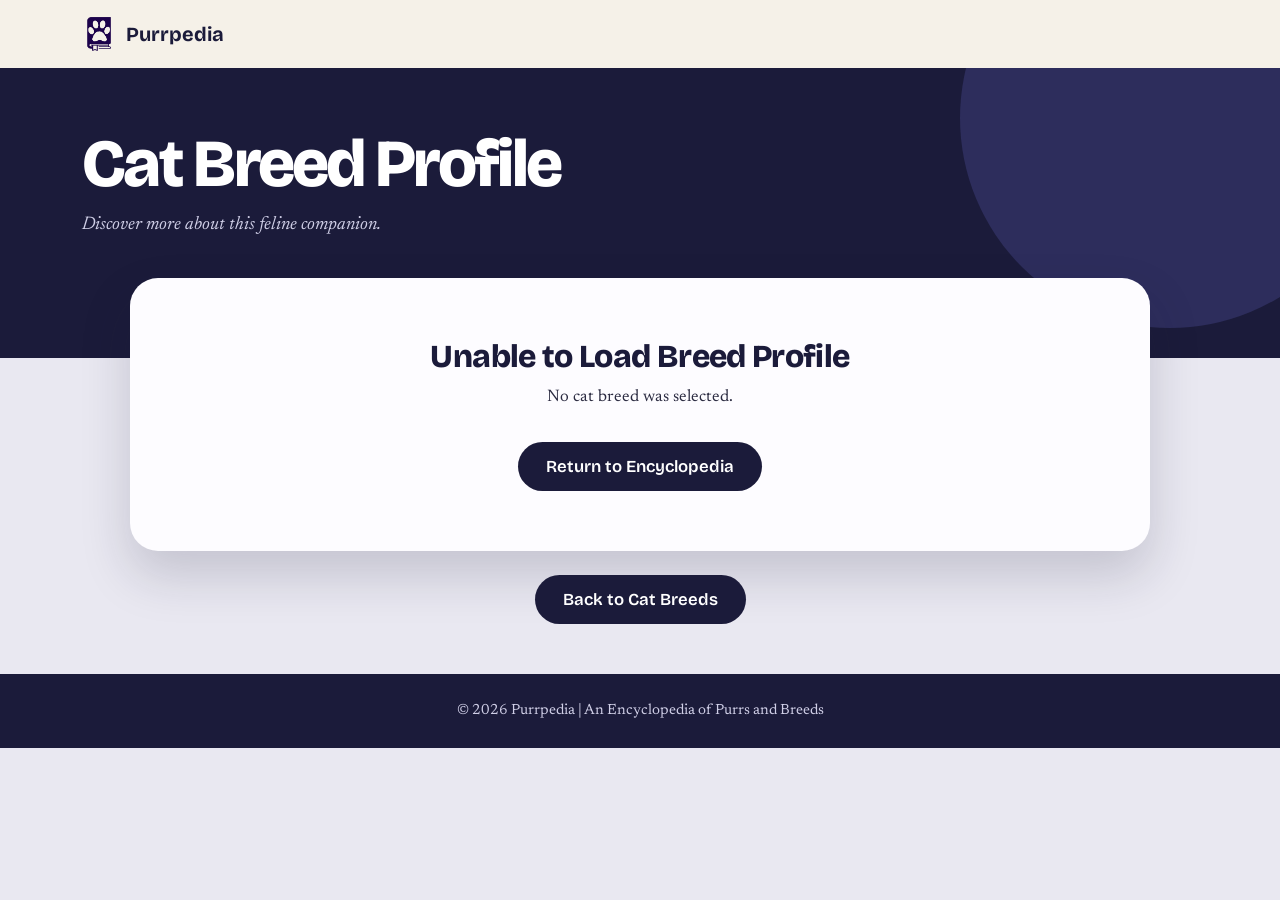
<file: Activity3_API/view.html>
<!DOCTYPE html>
<html lang="en">
  <head>
    <meta charset="utf-8" />
    <meta name="viewport" content="width=device-width, initial-scale=1" />

    <title>Breed Profile | Purrpedia</title>
    <!-- Light Browser Tabs -->
    <link
      rel="icon"
      href="assets/icon-light.png"
      media="(prefers-color-scheme: light)"
    />

    <!--Dark Browser Tabs -->
    <link
      rel="icon"
      href="assets/icon-dark.png"
      media="(prefers-color-scheme: dark)"
    />

    <!-- Bootstrap CSS -->
    <link
      href="https://cdn.jsdelivr.net/npm/bootstrap@5.3.8/dist/css/bootstrap.min.css"
      rel="stylesheet"
    />

    <!-- Google Fonts -->
    <link
      href="https://fonts.googleapis.com/css2?family=Bricolage+Grotesque:opsz,wght@12..96,500;12..96,700;12..96,800&family=Newsreader:ital,opsz,wght@0,6..72,400;0,6..72,500;1,6..72,400&display=swap"
      rel="stylesheet"
    />

    <style>
      :root {
        --ink: #1b1b3a;
        --ink-2: #2d2d5c;
        --mist: #e9e8f1;
        --mist-2: #dddbea;
        --paper: #fdfcff;
        --saffron: #f2a93b;
        --text: #2a2a40;
        --muted: #6a6a86;
        --line: #d8d6e6;
      }

      html {
        scroll-behavior: smooth;
      }

      body {
        background-color: var(--mist);
        color: var(--text);
        font-family: "Newsreader", Georgia, serif;
        font-size: 1.05rem;
      }

      h1,
      h2,
      h3,
      h4,
      .navbar-brand,
      .back-btn,
      .info-label {
        font-family: "Bricolage Grotesque", "Segoe UI", sans-serif;
      }

      a:focus-visible,
      button:focus-visible {
        outline: 3px solid var(--saffron);
        outline-offset: 2px;
      }

      /* Navigation */
      .navbar {
        background-color: #f5f1e8;
        position: sticky;
        top: 0;
        z-index: 1030;
        padding: 12px 0;
      }

      .navbar-brand {
        color: var(--ink);
        font-size: 1.25rem;
        font-weight: 700;
        text-decoration: none;
      }

      .navbar-brand:hover {
        color: var(--ink);
      }

      .navbar-brand img {
        height: 34px;
        width: auto;
        margin-right: 10px;
        vertical-align: middle;
      }

      .navbar .nav-link {
        color: #d9d8ec;
        font-family: "Bricolage Grotesque", sans-serif;
        font-weight: 500;
        margin-left: 14px;
        border-bottom: 2px solid transparent;
        padding: 6px 2px;
      }

      .navbar .nav-link:hover {
        color: #fff;
        border-bottom-color: var(--saffron);
      }

      /* Profile Header */
      .profile-header {
        background-color: var(--ink);
        color: #fff;
        padding: 56px 15px 120px;
        text-align: left;
        position: relative;
        overflow: hidden;
      }

      .profile-header::before {
        content: "";
        position: absolute;
        width: 420px;
        height: 420px;
        border-radius: 50%;
        background: var(--ink-2);
        right: -100px;
        top: -160px;
      }

      .profile-header .container {
        position: relative;
      }

      .profile-header h1 {
        font-weight: 800;
        letter-spacing: -0.04em;
        font-size: clamp(2.4rem, 6vw, 4.2rem);
        margin-bottom: 6px;
      }

      .profile-header p {
        margin-bottom: 0;
        color: #cfcee6;
        font-style: italic;
        font-size: 1.15rem;
      }

      /* Main Profile */
      .profile-container {
        max-width: 1050px;
        margin: -80px auto 40px;
        padding: 0 15px;
        position: relative;
      }

      .profile-card {
        background-color: var(--paper);
        border-radius: 28px;
        padding: 36px;
        box-shadow: 0 24px 50px rgba(27, 27, 58, 0.18);
      }

      .profile-image {
        display: block;
        width: 100%;
        aspect-ratio: 3 / 4;
        object-fit: cover;
        border-radius: 10px;
        border: 0;
        background-color: var(--mist);
        box-shadow: 0 24px 48px rgba(27, 27, 58, 0.3),
          0 8px 16px rgba(27, 27, 58, 0.18);
      }

      .breed-name {
        color: var(--ink);
        font-size: clamp(2rem, 4vw, 2.9rem);
        font-weight: 800;
        letter-spacing: -0.03em;
        line-height: 1.05;
      }

      .breed-description {
        line-height: 1.75;
        color: var(--text);
        font-size: 1.12rem;
      }

      /* Information Sections */
      .info-section {
        margin-top: 30px;
        padding-top: 26px;
        border-top: 1px dashed var(--line);
      }

      .info-section h3 {
        color: var(--ink);
        font-size: 1.35rem;
        font-weight: 700;
        margin-bottom: 16px;
      }

      .info-section .row {
        --bs-gutter-x: 0.9rem;
        --bs-gutter-y: 0.9rem;
      }

      .info-item {
        margin-bottom: 0;
      }

      .info-item > .info-label,
      .info-item > .info-value {
        padding-left: 16px;
        padding-right: 16px;
        background: var(--mist);
      }

      .info-item > .info-label {
        padding-top: 12px;
        border-radius: 14px 14px 0 0;
        border-left: 4px solid var(--saffron);
      }

      .info-item > .info-value {
        padding-bottom: 12px;
        border-radius: 0 0 14px 14px;
        border-left: 4px solid var(--saffron);
      }

      .info-label {
        display: block;
        color: var(--muted);
        font-size: 0.82rem;
        font-weight: 600;
        margin-bottom: 0;
      }

      .info-value {
        display: block;
        color: var(--ink);
        line-height: 1.6;
      }

      .temperament-tag {
        display: inline-block;
        background-color: var(--mist);
        color: var(--ink);
        border-radius: 50px;
        padding: 6px 14px;
        margin: 3px;
        font-size: 0.85rem;
      }

      .info-section a {
        color: var(--ink);
        font-weight: 600;
        text-decoration-color: var(--saffron);
        text-decoration-thickness: 2px;
        text-underline-offset: 3px;
      }

      .info-section a:hover {
        color: var(--ink-2);
      }

      /* Back Button */
      .back-btn {
        display: inline-block;
        background-color: var(--ink);
        color: #fff;
        text-decoration: none;
        font-weight: 600;
        padding: 12px 28px;
        border-radius: 50px;
        transition: background 0.2s, color 0.2s;
      }

      .back-btn:hover {
        background-color: var(--saffron);
        color: var(--ink);
      }

      /* Loading and Error */
      .message-area {
        background-color: var(--paper);
        padding: 60px 20px;
        text-align: center;
        border-radius: 28px;
        box-shadow: 0 24px 50px rgba(27, 27, 58, 0.18);
      }

      .message-area h2 {
        color: var(--ink);
        font-weight: 800;
        letter-spacing: -0.02em;
      }

      /* Footer */
      footer {
        background-color: var(--ink);
        color: #cfcee6;
        text-align: center;
        padding: 26px;
        font-size: 0.92rem;
        margin-top: 50px;
      }

      @media (max-width: 767px) {
        .profile-header {
          padding: 40px 15px 100px;
        }
        .profile-card {
          padding: 22px;
          border-radius: 22px;
        }
        .profile-image {
          max-width: 320px;
          margin: 0 auto;
        }
      }

      @media (prefers-reduced-motion: reduce) {
        html {
          scroll-behavior: auto;
        }
        * {
          transition: none !important;
        }
      }
    </style>
  </head>

  <body>
    <!-- Navigation Bar -->
    <nav class="navbar navbar-expand-lg">
      <div class="container">
        <a class="navbar-brand d-flex align-items-center" href="index.html">
          <img src="assets/icon-light.png" alt="Purrpedia logo" />
          Purrpedia
        </a>
      </div>
    </nav>
    <!-- Profile Header -->
    <section class="profile-header">
      <div class="container">
        <h1>Cat Breed Profile</h1>
        <p>Discover more about this feline companion.</p>
      </div>
    </section>

    <!-- Breed Profile Content -->
    <main class="profile-container">
      <div id="profileContent">
        <div class="message-area">
          <div>
            <div class="spinner-border text-primary mb-3" role="status">
              <span class="visually-hidden">Loading...</span>
            </div>

            <h2>Loading Breed Profile...</h2>
            <p>Please wait while the information is being retrieved.</p>
          </div>
        </div>
      </div>

      <div class="text-center mt-4">
        <a href="index.html#catBreeds" id="backButton" class="back-btn">
          Back to Cat Breeds
        </a>
      </div>
    </main>

    <!-- Footer -->
    <footer>
      <p class="mb-0">
        &copy; 2026 Purrpedia | An Encyclopedia of Purrs and Breeds
      </p>
    </footer>

    <!-- Bootstrap JavaScript -->
    <script src="https://cdn.jsdelivr.net/npm/bootstrap@5.3.8/dist/js/bootstrap.bundle.min.js"></script>

    <script>
      // The Cat API settings
      const API_KEY =
        "live_Eh3AGnYZZoXRImiJkU9PwJvabjNMu52rtZdSHkhsdBrtHNjh2cBW3SpXMdkXMk0F";
      const API_URL = "https://api.thecatapi.com/v1";

      // Get the breed ID and previous page from the URL
      var urlParams = new URLSearchParams(window.location.search);

      var breedID = urlParams.get("id");
      var spread = urlParams.get("spread");

      spread = spread == null ? 1 : parseInt(spread);
      // DOM Element
      var profileContent = document.getElementById("profileContent");
      var backButton = document.getElementById("backButton");

      // Return to the previous encyclopedia page
      backButton.href = "index.html?spread=" + spread;

      // Function for API request headers
      function getHeaders() {
        return {
          "x-api-key": API_KEY,
        };
      }
      // Function to load the selected breed
      async function loadBreedDetails() {
        if (!breedID) {
          showError("No cat breed was selected.");
          return;
        }

        try {
          var response = await fetch(
            API_URL + "/breeds/" + encodeURIComponent(breedID),
            {
              method: "GET",
              headers: getHeaders(),
            }
          );

          if (!response.ok) {
            throw new Error("HTTP " + response.status);
          }

          var breed = await response.json();
          console.log("Breed API Response:", breed);
          displayBreedDetails(breed);
        } catch (error) {
          showError(
            "Unable to retrieve the breed information. " + error.message
          );
        }
      }
      // Function to display the breed profile
      function displayBreedDetails(breed) {
        var imageURL = "";

        // Get the breed image if available
        if (breed.image && breed.image.url) {
          imageURL = breed.image.url;
        } else if (breed.reference_image_id) {
          imageURL =
            "https://cdn2.thecatapi.com/images/" +
            breed.reference_image_id +
            ".jpg";
        } else {
          imageURL = "https://placehold.co/600x400?text=No+Image";
        }

        // Get the breed information
        var name = breed.name || "Unknown";
        var description = breed.description || "No description available.";
        var origin = breed.origin || "Not specified";
        var temperament = breed.temperament || "Not specified";
        var lifeSpan = breed.life_span || "Not specified";
        var weight = "Not specified";

        var breedGroup = breed.breed_group || "Not specified";
        var bredFor = breed.bred_for || "Not specified";
        var altNames = breed.alt_names || "Not specified";
        var history = breed.history || "No history available.";

        var countryCode = breed.country_code || "Not specified";
        var experimental = breed.experimental;
        var speciesID = breed.species_id || "Not specified";

        // Get weight in metric units
        if (breed.weight && breed.weight.metric) {
          weight = breed.weight.metric + " kg";
        }

        // Get VeNom Classification
        var venomClassification = "Not specified";

        if (breed.venom_codes && breed.venom_codes.length > 0) {
          venomClassification = breed.venom_codes
            .map(function (item) {
              return item.name + " (" + item.code + ")";
            })
            .join(", ");
        }
        if (breed.weight && breed.weight.metric) {
          weight = breed.weight.metric + " kg";
        }

        // Display the breed profile
        profileContent.innerHTML = `

                <div class="profile-card">

                    <div class="row g-4 align-items-start">

                        <!-- Cat Image -->
                        <div class="col-lg-5">

                            <img
                                src="${imageURL}"
                                alt="${escapeHTML(name)}"
                                class="profile-image"
                                onerror="this.src='https://placehold.co/600x400?text=No+Image'"
                            >

                        </div>

                        <!-- Basic Information -->
                        <div class="col-lg-7">

                            <h2 class="breed-name">
                                ${escapeHTML(name)}
                            </h2>

                            <p class="breed-description">
                                ${escapeHTML(description)}
                            </p>

<div class="info-section">

    <h3>General Information</h3>

    <div class="row">

        ${createInfoItem("Name", name, "col-md-6")}

        ${createInfoItem("Origin", origin, "col-md-6")}

        ${createInfoItem("Life Span", lifeSpan + " years", "col-md-6")}

        ${createInfoItem("Weight", weight, "col-md-6")}

        ${createInfoItem("Temperament", temperament, "col-12")}

        ${createInfoItem("Description", description, "col-12")}

    </div>

</div>

                        </div>

                    </div>

                <!-- Breed Background -->
<div class="info-section">

    <h3>Breed Background</h3>

    <div class="row">

        ${createInfoItem("Breed Group", breedGroup, "col-md-6")}

        ${createInfoItem("Bred For", bredFor, "col-md-6")}

        ${createInfoItem("Alternative Names", altNames, "col-12")}

        ${createInfoItem("History", history, "col-12")}

    </div>

</div>
                 <!-- Additional Details -->
<div class="info-section">

    <h3>Additional Details</h3>

    <div class="row">

        ${createInfoItem("Country Code", countryCode, "col-md-4")}

        ${createInfoItem("Experimental", getYesNo(experimental), "col-md-4")}

        ${createInfoItem("Species ID", speciesID, "col-md-4")}

        ${createInfoItem("VeNom Classification", venomClassification, "col-12")}

    </div>

</div>

                    <!-- Breed Reference -->
                    <div class="info-section">

                        <h3>Learn More</h3>

                        <p>
                            <strong>Wikipedia:</strong>
                            ${
                              breed.wikipedia_url
                                ? `<a href="${escapeHTML(
                                    breed.wikipedia_url
                                  )}" target="_blank" rel="noopener noreferrer">Read more about ${escapeHTML(
                                    name
                                  )}</a>`
                                : "No reference available."
                            }
                        </p>

                        <p>
                            <strong>Breed ID:</strong>
                            ${escapeHTML(breed.id)}
                        </p>

                    </div>

                </div>

            `;
      }

      // Function to create an information item
      function createInfoItem(label, value, columnClass = "col-12") {
        return `
                <div class="${columnClass} info-item">

                    <span class="info-label">
                        ${escapeHTML(label)}
                    </span>

                    <span class="info-value">
                        ${escapeHTML(value)}
                    </span>

                </div>
            `;
      }

      function getYesNo(value) {
        if (value === undefined || value === null) {
          return "Not specified";
        }

        return value === true || value == 1 ? "Yes" : "No";
      }

      // Function to prevent HTML characters from being interpreted as markup
      function escapeHTML(value) {
        return String(value).replace(/[&<>"']/g, function (character) {
          return {
            "&": "&amp;",
            "<": "&lt;",
            ">": "&gt;",
            '"': "&quot;",
            "'": "&#39;",
          }[character];
        });
      }

      // Function to display an error message
      function showError(message) {
        profileContent.innerHTML = `
                <div class="message-area">

                    <div>
                        <h2>Unable to Load Breed Profile</h2>

                        <p>${escapeHTML(message)}</p>

                        <a href="index.html" class="back-btn mt-3">
                            Return to Encyclopedia
                        </a>
                    </div>

                </div>
            `;
      }

      // Load the selected breed
      loadBreedDetails();
    </script>
  </body>
</html>
</file>
<file: Activity2_JSON/assets/style.css>
:root {
        --white: #ffffff;
        --navy: #0b1f4b;
        --navy-700: #14306b;
        --navy-500: #2a4fa0;
        --black: #07090f;
        --ink: #0a0f1e;
        --text-soft: #526080;
        --glass: rgba(255, 255, 255, 0.58);
        --glass-strong: rgba(255, 255, 255, 0.78);
        --glass-border: rgba(11, 31, 75, 0.16);
        --glass-shadow: 0 12px 36px rgba(11, 31, 75, 0.14),
          inset 0 1px 0 rgba(255, 255, 255, 0.95);
        --blur: blur(22px) saturate(160%);
      }

      * {
        scroll-behavior: smooth;
      }

      body {
        min-height: 100vh;
        color: var(--ink);
        font-family: "Nunito", system-ui, sans-serif;
        background-color: #f4f6fb;
        background-image: url("data:image/svg+xml,%3Csvg xmlns='http://www.w3.org/2000/svg' width='170' height='170'%3E%3Cg fill='%230b1f4b' opacity='.06' transform='rotate(-22 50 50)'%3E%3Cellipse cx='50' cy='62' rx='15' ry='12'/%3E%3Cellipse cx='29' cy='42' rx='6' ry='8'/%3E%3Cellipse cx='43' cy='31' rx='6' ry='9'/%3E%3Cellipse cx='58' cy='31' rx='6' ry='9'/%3E%3Cellipse cx='72' cy='42' rx='6' ry='8'/%3E%3C/g%3E%3C/svg%3E");
      }

      body::before {
        content: "";
        position: fixed;
        inset: 0;
        z-index: -1;
        pointer-events: none;
        background: radial-gradient(
            520px 520px at 6% 10%,
            rgba(11, 31, 75, 0.17),
            transparent 70%
          ),
          radial-gradient(
            620px 620px at 94% 34%,
            rgba(11, 31, 75, 0.14),
            transparent 70%
          ),
          linear-gradient(180deg, #ffffff 0%, #eef1f8 100%);
      }

      h1,
      h2,
      h3,
      h4,
      .navbar-brand,
      .btn,
      .cat-name {
        font-family: "Outfit", "Nunito", sans-serif;
      }

      .muted-copy {
        color: var(--text-soft);
      }

      /* Reusable glass effect */
      .glass {
        background: linear-gradient(135deg, var(--glass-strong), var(--glass));
        -webkit-backdrop-filter: var(--blur);
        backdrop-filter: var(--blur);
        border: 1px solid var(--glass-border);
        box-shadow: var(--glass-shadow);
      }

      /* Navigation */
      .navbar {
        position: sticky;
        top: 0.8rem;
        z-index: 1020;
        width: min(1140px, calc(100% - 1.5rem));
        margin: 0.8rem auto 0;
        padding: 0.25rem 0.65rem;
        border-radius: 999px;
        background: rgba(255, 255, 255, 0.83);
        -webkit-backdrop-filter: var(--blur);
        backdrop-filter: var(--blur);
        border: 1px solid var(--glass-border);
        box-shadow: var(--glass-shadow);
      }

      .navbar-brand {
        color: var(--navy);
        font-weight: 700;
      }

      .brand-paw {
        display: inline-grid;
        place-items: center;
        width: 38px;
        height: 38px;
        margin-right: 0.4rem;
        border-radius: 50%;
        color: white;
        background: var(--navy);
      }

      .nav-link {
        color: var(--text-soft);
        font-weight: 700;
        border-radius: 999px;
        padding: 0.45rem 0.85rem !important;
      }

      .nav-link:hover,
      .nav-link:focus {
        color: var(--navy);
        background: rgba(11, 31, 75, 0.08);
      }

      .navbar-toggler {
        border-color: var(--glass-border);
      }

      /* Buttons */
      .btn-purr {
        color: white;
        font-weight: 700;
        background: linear-gradient(180deg, var(--navy-700), var(--navy));
        border: 1px solid rgba(255, 255, 255, 0.25);
        box-shadow: 0 8px 22px rgba(11, 31, 75, 0.2);
      }

      .btn-purr:hover,
      .btn-purr:focus {
        color: white;
        background: var(--navy-500);
      }

      .btn-outline-purr {
        color: var(--navy);
        font-weight: 700;
        background: rgba(255, 255, 255, 0.7);
        border: 1px solid rgba(11, 31, 75, 0.3);
      }

      .btn-outline-purr:hover,
      .btn-outline-purr:focus {
        color: white;
        background: var(--navy);
      }

      .btn:focus-visible,
      .form-control:focus-visible,
      .form-select:focus-visible,
      a:focus-visible {
        outline: 3px solid var(--navy-500);
        outline-offset: 2px;
      }

      /* Hero section */
      .hero h1 {
        color: var(--black);
        font-weight: 700;
        line-height: 1.08;
        letter-spacing: -0.025em;
      }

      .hero-copy {
        max-width: 540px;
        color: var(--text-soft);
      }

      .hero-pill {
        display: inline-block;
        padding: 0.45rem 1rem;
        border-radius: 999px;
        color: var(--navy);
        font-weight: 800;
      }

      .hero-art {
        display: flex;
        justify-content: center;
        padding: 14px;
      }

      .hero-frame {
        width: min(100%, 440px);
        padding: 14px;
        border-radius: 2.4rem;
      }

      .hero-cat {
        display: block;
        width: 100%;
        aspect-ratio: 1 / 1;
        object-fit: cover;
        border-radius: 1.8rem;
      }

      /* Section headings */
      .section-title {
        color: var(--black);
        font-weight: 700;
      }

      .section-paws {
        letter-spacing: 0.5em;
        opacity: 0.7;
      }

      /* Statistics cards */
      .stat-card {
        height: 100%;
        padding: 1.25rem;
        text-align: center;
        border-radius: 1.4rem;
      }

      .stat-number {
        color: var(--navy);
        font-family: "Outfit", sans-serif;
        font-size: clamp(1.8rem, 4vw, 2.5rem);
        font-weight: 700;
        line-height: 1.2;
      }

      .stat-label {
        color: var(--text-soft);
        font-size: 0.9rem;
        font-weight: 800;
      }

      /* Search and filter controls */
      .filter-panel {
        border-radius: 1.75rem;
      }

      .form-label {
        margin-bottom: 0.35rem;
        color: var(--navy);
        font-size: 0.85rem;
        font-weight: 800;
      }

      .form-control,
      .form-select {
        min-height: 48px;
        color: var(--black);
        background-color: rgba(255, 255, 255, 0.9);
        border: 1px solid rgba(11, 31, 75, 0.25);
        border-radius: 999px;
        padding-left: 1rem;
      }

      .form-control:focus,
      .form-select:focus {
        border-color: var(--navy);
        box-shadow: 0 0 0 0.22rem rgba(11, 31, 75, 0.15);
      }

      .search-group .form-control {
        border-radius: 999px 0 0 999px;
      }

      .search-group .search-button {
        min-height: 48px;
        padding-inline: 1.4rem;
        border-radius: 0 999px 999px 0;
      }

      /* Cat cards */
      .cat-card {
        height: 100%;
        overflow: hidden;
        border-radius: 1.75rem;
        color: var(--ink);
        transition: transform 0.2s ease, border-color 0.2s ease;
      }

      .cat-card:hover {
        transform: translateY(-4px);
        border-color: rgba(11, 31, 75, 0.4);
      }

      .cat-photo-wrap {
        position: relative;
        padding: 0.7rem 0.7rem 0;
      }

      .cat-photo {
        display: block;
        width: 100%;
        height: 230px;
        object-fit: cover;
        border-radius: 1.3rem;
        background: #dfe5f2;
      }

      .cat-photo-wrap .status-badge {
        position: absolute;
        top: 1.25rem;
        left: 1.25rem;
      }

      .cat-card .card-body {
        padding: 1.2rem 1.3rem 1.4rem;
      }

      .cat-name {
        color: var(--black);
        font-weight: 700;
      }

      .cat-meta-chip {
        display: inline-block;
        margin: 0 0.15rem 0.25rem 0;
        padding: 0.2rem 0.65rem;
        border: 1px solid rgba(11, 31, 75, 0.16);
        border-radius: 999px;
        color: var(--navy);
        background: rgba(11, 31, 75, 0.07);
        font-size: 0.78rem;
        font-weight: 800;
      }

      .cat-breed {
        color: var(--text-soft);
        font-size: 0.9rem;
      }

      .status-badge {
        padding: 0.45rem 0.75rem;
        border: 1px solid rgba(255, 255, 255, 0.3);
        border-radius: 999px;
        font-size: 0.75rem;
        font-weight: 800;
      }

      .status-available {
        color: white;
        background: rgba(11, 31, 75, 0.9);
      }

      .status-pending {
        color: var(--black);
        background: rgba(255, 255, 255, 0.95);
        border-color: rgba(11, 31, 75, 0.2);
      }

      .status-adopted {
        color: white;
        background: rgba(7, 9, 15, 0.88);
      }

      .trait {
        display: inline-block;
        margin: 0.12rem 0.12rem 0.12rem 0;
        padding: 0.22rem 0.65rem;
        border: 1px solid rgba(11, 31, 75, 0.2);
        border-radius: 999px;
        color: var(--navy);
        background: rgba(255, 255, 255, 0.8);
        font-size: 0.76rem;
        font-weight: 700;
      }

      /* Empty search result */
      .empty-state {
        border-radius: 1.75rem;
        border: 1px dashed rgba(11, 31, 75, 0.35);
      }

      /* Adoption guide */
      .guide-wrap {
        border-radius: 2.2rem;
      }

      .on-dark {
        color: white;
        background: linear-gradient(
          135deg,
          rgba(20, 48, 107, 0.95),
          rgba(7, 9, 15, 0.96)
        );
        border-color: rgba(255, 255, 255, 0.16);
        box-shadow: 0 16px 44px rgba(7, 9, 15, 0.25);
      }

      .on-dark .section-title,
      .on-dark h2,
      .on-dark h3 {
        color: white;
      }

      .on-dark .muted-copy {
        color: #c0cbe4;
      }

      .step-card {
        height: 100%;
        padding: 1.8rem 1.5rem;
        text-align: center;
        border: 1px solid rgba(255, 255, 255, 0.18);
        border-radius: 1.6rem;
        background: rgba(255, 255, 255, 0.07);
      }

      .step-number {
        display: inline-grid;
        place-items: center;
        width: 56px;
        height: 56px;
        border-radius: 50%;
        color: var(--navy);
        background: white;
        font-family: "Outfit", sans-serif;
        font-size: 1.5rem;
        font-weight: 700;
      }

      /* About section */
      .about-band {
        position: relative;
        overflow: hidden;
        border-radius: 2.2rem;
      }

      /* Footer */
      footer {
        margin-top: 2rem;
        color: #aab4cc;
        background: var(--black);
        border-top: 1px solid rgba(255, 255, 255, 0.1);
      }

      footer a {
        color: white;
        text-decoration: none;
      }

      footer a:hover {
        text-decoration: underline;
      }

      /* Cat details modal */
      .modal-content {
        overflow: hidden;
        color: var(--ink);
        border: 1px solid rgba(255, 255, 255, 0.6);
        border-radius: 2rem;
        background: linear-gradient(
          135deg,
          rgba(255, 255, 255, 0.97),
          rgba(240, 244, 252, 0.97)
        );
        box-shadow: 0 24px 60px rgba(7, 9, 15, 0.3);
      }

      .modal-header {
        background: linear-gradient(135deg, var(--navy-700), var(--navy));
        border-bottom: 0;
      }

      .modal-title {
        color: white;
        font-family: "Outfit", sans-serif;
        font-weight: 700;
      }

      .btn-close {
        filter: invert(1) grayscale(1) brightness(2);
      }

      .modal-photo {
        width: 100%;
        height: 100%;
        min-height: 280px;
        max-height: 420px;
        object-fit: cover;
        border-radius: 1.5rem;
      }

      .modal-photo-wrap {
        position: relative;
      }

      .modal-photo-wrap .status-badge {
        position: absolute;
        top: 0.8rem;
        left: 0.8rem;
      }

      .info-tile {
        height: 100%;
        padding: 0.75rem 0.95rem;
        border: 1px solid rgba(11, 31, 75, 0.14);
        border-radius: 1.1rem;
        background: rgba(11, 31, 75, 0.05);
      }

      .detail-label {
        margin-bottom: 0.1rem;
        color: var(--navy-500);
        font-size: 0.78rem;
        font-weight: 800;
      }

      .modal-note {
        padding: 0.8rem 1rem;
        border: 1px dashed rgba(11, 31, 75, 0.3);
        border-radius: 1rem;
        color: var(--text-soft);
        font-size: 0.85rem;
      }

      @media (max-width: 991.98px) {
        .navbar {
          border-radius: 1.6rem;
        }
      }

      @media (max-width: 767.98px) {
        .hero {
          text-align: center;
        }

        .hero-copy {
          margin-inline: auto;
        }

        .cat-photo {
          height: 240px;
        }
      }

      @media (prefers-reduced-motion: reduce) {
        *,
        *::before,
        *::after {
          scroll-behavior: auto !important;
          transition: none !important;
        }
      }

@media (min-width: 992px) {
  #about img { transform: translateX(110px); }
}
</file>
